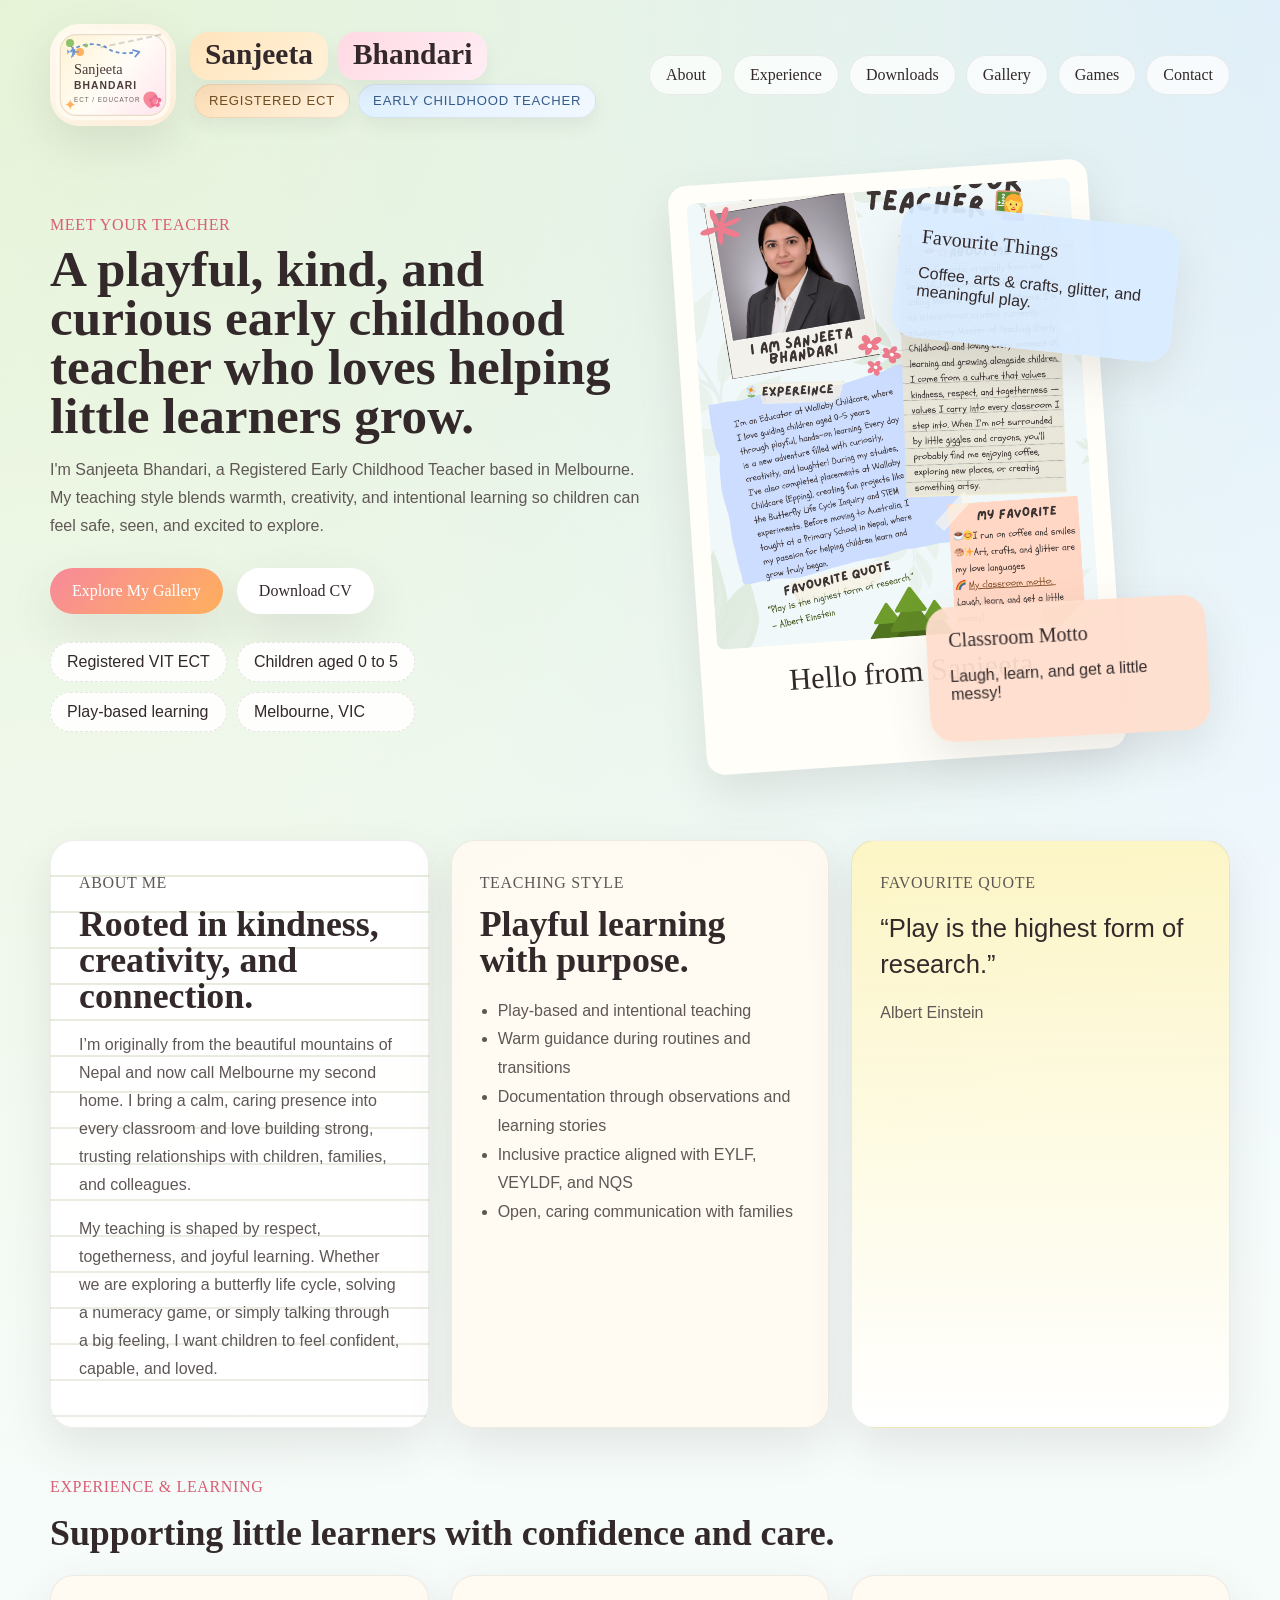
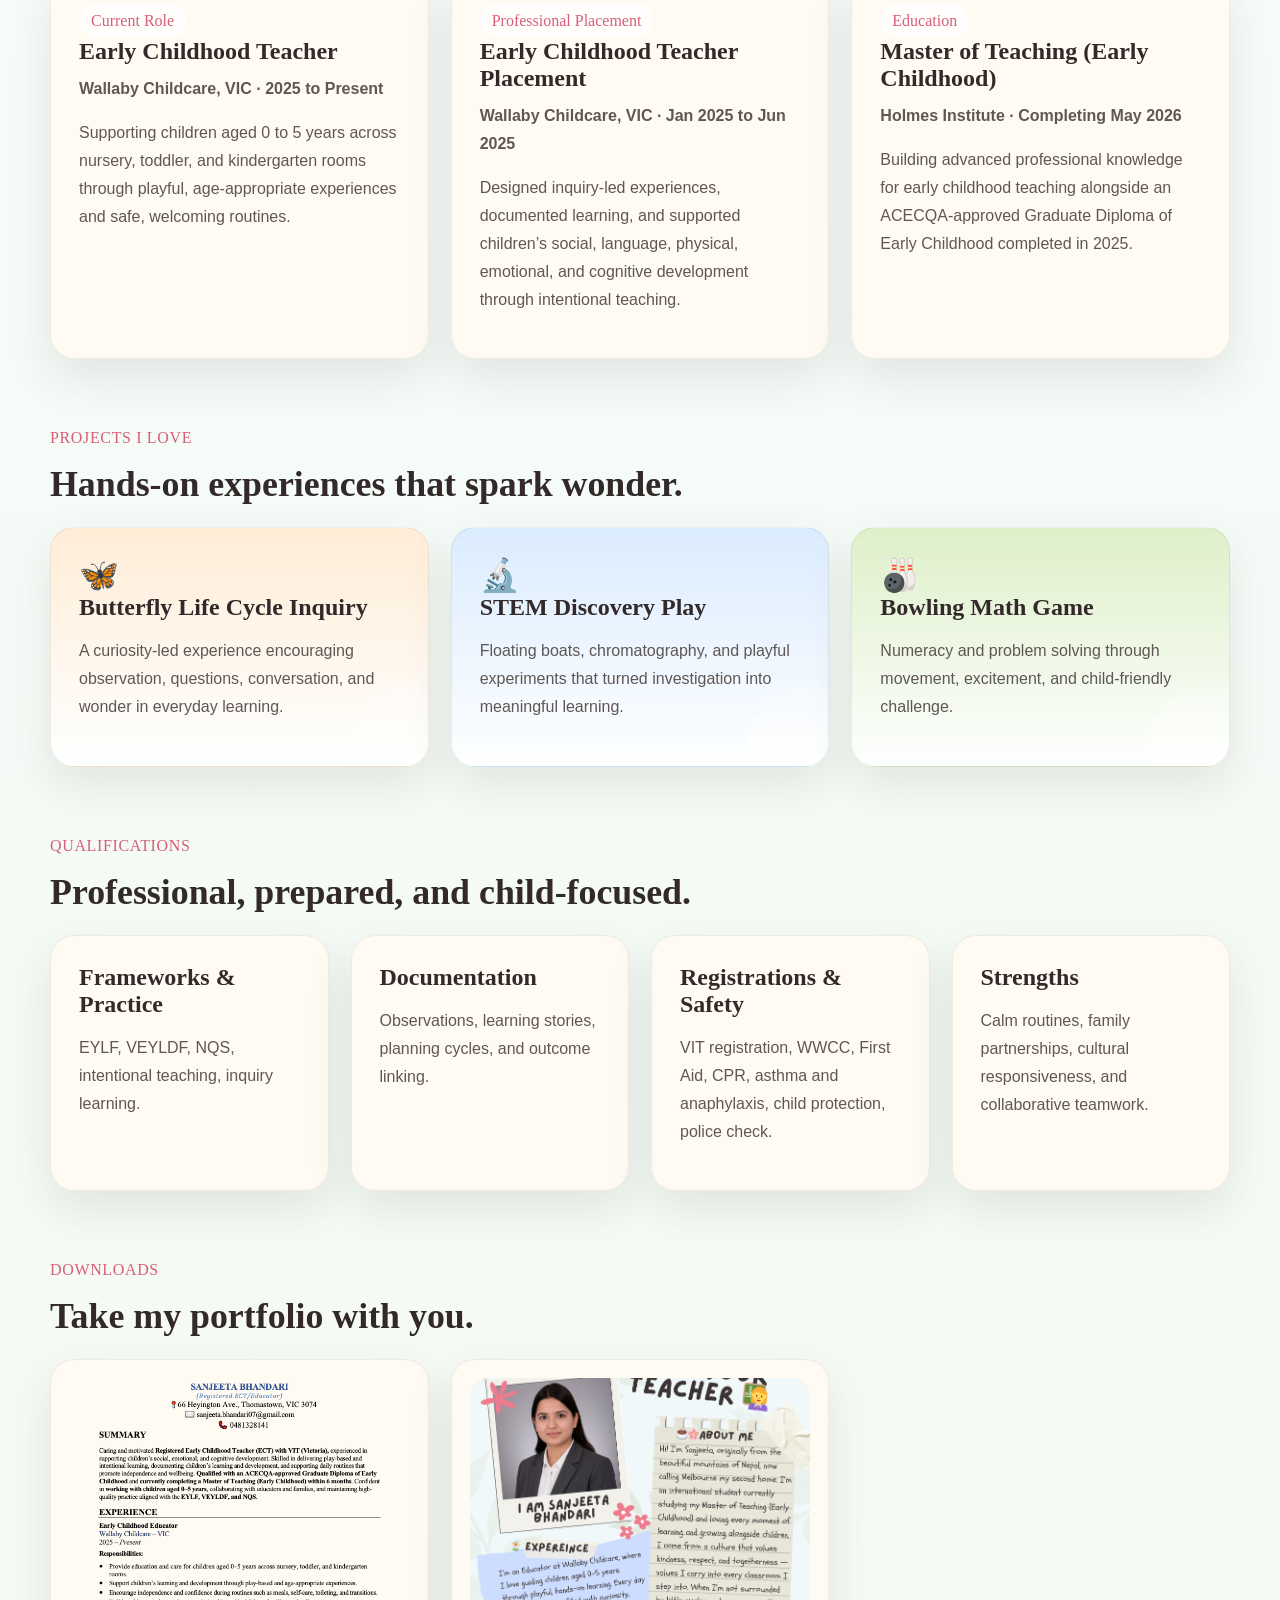
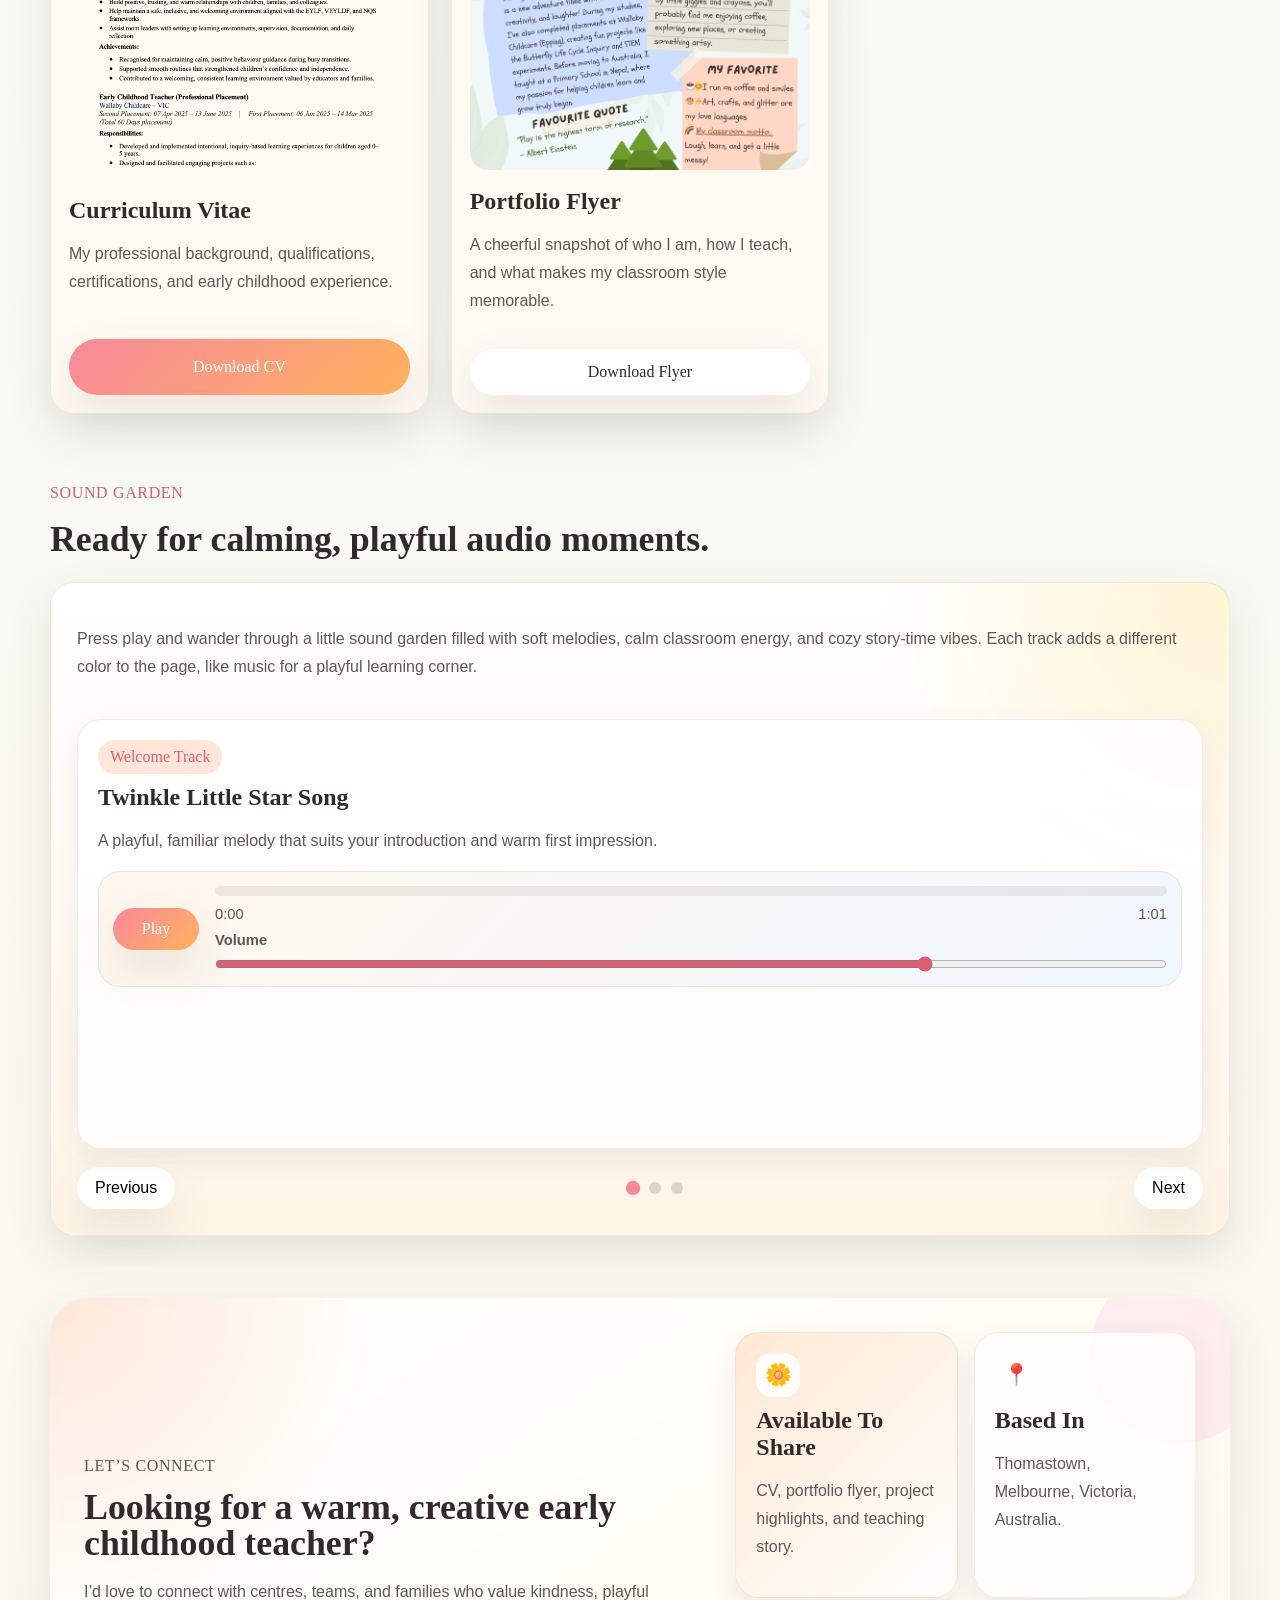
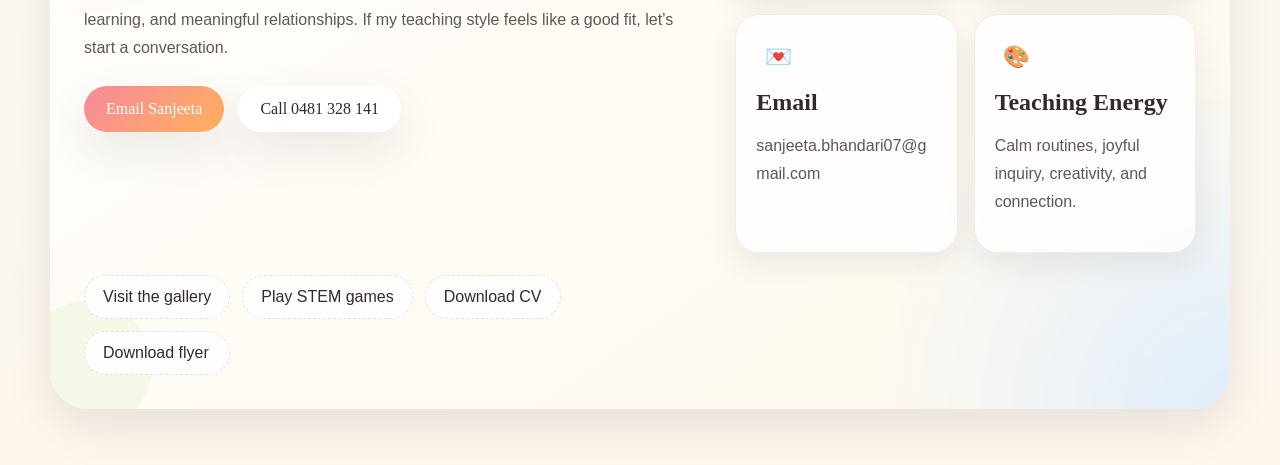
<file: index.html>
<!DOCTYPE html>
<html lang="en">
  <head>
    <meta charset="UTF-8" />
    <meta name="viewport" content="width=device-width, initial-scale=1.0" />
    <title>Sanjeeta Bhandari | Early Childhood Teacher</title>
    <meta
      name="description"
      content="Playful portfolio website for Sanjeeta Bhandari, a Registered Early Childhood Teacher and educator in Melbourne."
    />
    <link rel="stylesheet" href="styles.css" />
  </head>
  <body class="home-page">
    <div class="cursor-bloom" aria-hidden="true"></div>
    <div class="page-shell">
      <header class="site-header">
        <a class="brand" href="index.html">
          <span class="brand-playground" aria-hidden="true">
            <img
              class="brand-logo"
              src="assets/images/sanjeeta-signature-logo.svg"
              alt=""
            />
            <span class="brand-doodle sparkle">✦</span>
            <span class="brand-doodle flower">✿</span>
            <span class="brand-doodle dot dot-one"></span>
            <span class="brand-doodle dot dot-two"></span>
            <span class="brand-plane">✈</span>
          </span>
          <span class="brand-copy">
            <strong class="brand-name" aria-label="Sanjeeta Bhandari">
              <span class="name-word first">Sanjeeta</span>
              <span class="name-word second">Bhandari</span>
            </strong>
            <small class="brand-role">
              <span class="role-pill role-primary">Registered ECT</span>
              <span class="role-pill role-secondary">Early Childhood Teacher</span>
            </small>
          </span>
        </a>
        <nav class="main-nav" aria-label="Main navigation">
          <a href="#about">About</a>
          <a href="#experience">Experience</a>
          <a href="#downloads">Downloads</a>
          <a href="gallery.html">Gallery</a>
          <a href="games.html">Games</a>
          <a href="#contact">Contact</a>
        </nav>
      </header>

      <main>
        <section class="hero" data-cursor-theme="sun">
          <div class="hero-copy">
            <p class="eyebrow">Meet Your Teacher</p>
            <h1>
              A playful, kind, and curious early childhood teacher who loves
              helping little learners grow.
            </h1>
            <p class="hero-text">
              I'm Sanjeeta Bhandari, a Registered Early Childhood
              Teacher based in Melbourne. My teaching style blends
              warmth, creativity, and intentional learning so children can feel
              safe, seen, and excited to explore.
            </p>
            <div class="hero-actions">
              <a class="button button-primary" href="gallery.html"
                >Explore My Gallery</a
              >
              <a
                class="button button-secondary"
                href="assets/downloads/Sanjeeta-Bhandari-CV.pdf"
                download
                >Download CV</a
              >
            </div>
            <ul class="hero-badges" aria-label="Highlights">
              <li>Registered VIT ECT</li>
              <li>Children aged 0 to 5</li>
              <li>Play-based learning</li>
              <li>Melbourne, VIC</li>
            </ul>
          </div>

          <div class="hero-art">
            <div class="polaroid-card tilt-left">
              <img
                src="assets/images/flyer-preview.png"
                alt="Meet your teacher profile flyer for Sanjeeta Bhandari"
              />
              <span class="polaroid-caption">Hello from Sanjeeta</span>
            </div>
            <div class="floating-note note-peach">
              <p class="note-title">Classroom Motto</p>
              <p>Laugh, learn, and get a little messy!</p>
            </div>
            <div class="floating-note note-blue">
              <p class="note-title">Favourite Things</p>
              <p>Coffee, arts & crafts, glitter, and meaningful play.</p>
            </div>
          </div>
        </section>

        <section class="story-grid" id="about" data-cursor-theme="flower">
          <article class="story-card paper-card lined-card">
            <p class="section-kicker">About Me</p>
            <h2>Rooted in kindness, creativity, and connection.</h2>
            <p>
              I’m originally from the beautiful mountains of Nepal and now call
              Melbourne my second home. I bring a calm, caring presence into
              every classroom and love building strong, trusting relationships
              with children, families, and colleagues.
            </p>
            <p>
              My teaching is shaped by respect, togetherness, and joyful
              learning. Whether we are exploring a butterfly life cycle,
              solving a numeracy game, or simply talking through a big feeling,
              I want children to feel confident, capable, and loved.
            </p>
          </article>

          <article class="story-card paper-card">
            <p class="section-kicker">Teaching Style</p>
            <h2>Playful learning with purpose.</h2>
            <ul class="check-list">
              <li>Play-based and intentional teaching</li>
              <li>Warm guidance during routines and transitions</li>
              <li>Documentation through observations and learning stories</li>
              <li>Inclusive practice aligned with EYLF, VEYLDF, and NQS</li>
              <li>Open, caring communication with families</li>
            </ul>
          </article>

          <article class="story-card paper-card quote-card">
            <p class="section-kicker">Favourite Quote</p>
            <blockquote>
              “Play is the highest form of research.”
            </blockquote>
            <p>Albert Einstein</p>
          </article>
        </section>

        <section class="experience-section" id="experience" data-cursor-theme="leaf">
          <div class="section-heading">
            <p class="section-kicker">Experience & Learning</p>
            <h2>Supporting little learners with confidence and care.</h2>
          </div>

          <div class="timeline">
            <article class="timeline-card">
              <span class="timeline-tag">Current Role</span>
              <h3>Early Childhood Teacher</h3>
              <p class="timeline-meta">Wallaby Childcare, VIC · 2025 to Present</p>
              <p>
                Supporting children aged 0 to 5 years across nursery, toddler,
                and kindergarten rooms through playful, age-appropriate
                experiences and safe, welcoming routines.
              </p>
            </article>

            <article class="timeline-card">
              <span class="timeline-tag">Professional Placement</span>
              <h3>Early Childhood Teacher Placement</h3>
              <p class="timeline-meta">
                Wallaby Childcare, VIC · Jan 2025 to Jun 2025
              </p>
              <p>
                Designed inquiry-led experiences, documented learning, and
                supported children’s social, language, physical, emotional, and
                cognitive development through intentional teaching.
              </p>
            </article>

            <article class="timeline-card">
              <span class="timeline-tag">Education</span>
              <h3>Master of Teaching (Early Childhood)</h3>
              <p class="timeline-meta">Holmes Institute · Completing May 2026</p>
              <p>
                Building advanced professional knowledge for early childhood
                teaching alongside an ACECQA-approved Graduate Diploma of Early
                Childhood completed in 2025.
              </p>
            </article>
          </div>
        </section>

        <section class="projects-section" data-cursor-theme="sparkle">
          <div class="section-heading">
            <p class="section-kicker">Projects I Love</p>
            <h2>Hands-on experiences that spark wonder.</h2>
          </div>

          <div class="projects-grid">
            <article class="project-card butterfly">
              <span class="project-icon">🦋</span>
              <h3>Butterfly Life Cycle Inquiry</h3>
              <p>
                A curiosity-led experience encouraging observation, questions,
                conversation, and wonder in everyday learning.
              </p>
            </article>

            <article class="project-card stem">
              <span class="project-icon">🔬</span>
              <h3>STEM Discovery Play</h3>
              <p>
                Floating boats, chromatography, and playful experiments that
                turned investigation into meaningful learning.
              </p>
            </article>

            <article class="project-card math">
              <span class="project-icon">🎳</span>
              <h3>Bowling Math Game</h3>
              <p>
                Numeracy and problem solving through movement, excitement, and
                child-friendly challenge.
              </p>
            </article>
          </div>
        </section>

        <section class="credentials-section" data-cursor-theme="star">
          <div class="section-heading">
            <p class="section-kicker">Qualifications</p>
            <h2>Professional, prepared, and child-focused.</h2>
          </div>

          <div class="credentials-grid">
            <div class="credential-card">
              <h3>Frameworks & Practice</h3>
              <p>EYLF, VEYLDF, NQS, intentional teaching, inquiry learning.</p>
            </div>
            <div class="credential-card">
              <h3>Documentation</h3>
              <p>
                Observations, learning stories, planning cycles, and outcome
                linking.
              </p>
            </div>
            <div class="credential-card">
              <h3>Registrations & Safety</h3>
              <p>
                VIT registration, WWCC, First Aid, CPR, asthma and anaphylaxis,
                child protection, police check.
              </p>
            </div>
            <div class="credential-card">
              <h3>Strengths</h3>
              <p>
                Calm routines, family partnerships, cultural responsiveness,
                and collaborative teamwork.
              </p>
            </div>
          </div>
        </section>

        <section class="downloads-section" id="downloads" data-cursor-theme="heart">
          <div class="section-heading">
            <p class="section-kicker">Downloads</p>
            <h2>Take my portfolio with you.</h2>
          </div>

          <div class="download-cards">
            <article class="download-card">
              <img
                src="assets/images/cv-preview-page1.png"
                alt="Preview of Sanjeeta Bhandari CV"
              />
              <div>
                <h3>Curriculum Vitae</h3>
                <p>
                  My professional background, qualifications, certifications,
                  and early childhood experience.
                </p>
              </div>
              <a
                class="button button-primary"
                href="assets/downloads/Sanjeeta-Bhandari-CV.pdf"
                download
                >Download CV</a
              >
            </article>

            <article class="download-card">
              <img
                src="assets/images/flyer-preview.png"
                alt="Preview of Sanjeeta Bhandari portfolio flyer"
              />
              <div>
                <h3>Portfolio Flyer</h3>
                <p>
                  A cheerful snapshot of who I am, how I teach, and what makes
                  my classroom style memorable.
                </p>
              </div>
              <a
                class="button button-secondary"
                href="assets/downloads/Sanjeeta-Bhandari-Portfolio-Flyer.png"
                download
                >Download Flyer</a
              >
            </article>
          </div>
        </section>

        <section class="audio-section" id="audio" data-cursor-theme="music">
          <div class="section-heading">
            <p class="section-kicker">Sound Garden</p>
            <h2>Ready for calming, playful audio moments.</h2>
          </div>
          <div class="audio-panel">
            <p>
              Press play and wander through a little sound garden filled with
              soft melodies, calm classroom energy, and cozy story-time vibes.
              Each track adds a different color to the page, like music for a
              playful learning corner.
            </p>
            <div class="audio-carousel" data-audio-slider>
              <div class="audio-library audio-slider-track">
              <article class="audio-card" data-audio-card>
                <div class="audio-card-top">
                  <span class="audio-pill">Welcome Track</span>
                  <h3>Twinkle Little Star Song</h3>
                  <p>
                    A playful, familiar melody that suits your introduction and
                    warm first impression.
                  </p>
                </div>
                <div class="audio-player" data-audio-player>
                  <button class="audio-toggle" type="button" data-audio-toggle aria-label="Play Twinkle Little Star Song">
                    Play
                  </button>
                  <div class="audio-meta">
                    <div class="audio-progress" aria-hidden="true">
                      <span class="audio-progress-bar" data-audio-progress></span>
                    </div>
                    <div class="audio-times">
                      <span data-audio-current>0:00</span>
                      <span data-audio-duration>0:00</span>
                    </div>
                    <label class="audio-volume">
                      <span>Volume</span>
                      <input
                        type="range"
                        min="0"
                        max="1"
                        step="0.05"
                        value="0.75"
                        data-audio-volume
                        aria-label="Adjust volume for Twinkle Little Star Song"
                      />
                    </label>
                  </div>
                </div>
                <audio preload="metadata" data-audio-element>
                  <source src="assets/audio/twinkle-little-star-song.mp3" type="audio/mpeg" />
                </audio>
              </article>

              <article class="audio-card" data-audio-card>
                <div class="audio-card-top">
                  <span class="audio-pill">Forest Mood</span>
                  <h3>Relaxing Nature Sound Mountain Creek Loop</h3>
                  <p>
                    Flowing water and gentle forest atmosphere for a peaceful,
                    nature-filled background while visitors wander through your
                    story.
                  </p>
                </div>
                <div class="audio-player" data-audio-player>
                  <button class="audio-toggle" type="button" data-audio-toggle aria-label="Play Relaxing Nature Sound Mountain Creek Loop">
                    Play
                  </button>
                  <div class="audio-meta">
                    <div class="audio-progress" aria-hidden="true">
                      <span class="audio-progress-bar" data-audio-progress></span>
                    </div>
                    <div class="audio-times">
                      <span data-audio-current>0:00</span>
                      <span data-audio-duration>0:00</span>
                    </div>
                    <label class="audio-volume">
                      <span>Volume</span>
                      <input
                        type="range"
                        min="0"
                        max="1"
                        step="0.05"
                        value="0.75"
                        data-audio-volume
                        aria-label="Adjust volume for Relaxing Nature Sound Mountain Creek Loop"
                      />
                    </label>
                  </div>
                </div>
                <audio preload="metadata" data-audio-element>
                  <source src="assets/audio/relaxing-nature-sound-mountain-creek-loop.mp3" type="audio/mpeg" />
                </audio>
              </article>

              <article class="audio-card" data-audio-card>
                <div class="audio-card-top">
                  <span class="audio-pill">Playground Joy</span>
                  <h3>Children Playing, Distant Playground Ambience</h3>
                  <p>
                    Gentle playground laughter and distant play sounds that add
                    a child-centred, lively warmth without overpowering the page.
                  </p>
                </div>
                <div class="audio-player" data-audio-player>
                  <button
                    class="audio-toggle"
                    type="button"
                    data-audio-toggle
                    aria-label="Play Children Playing, Distant Playground Ambience"
                  >
                    Play
                  </button>
                  <div class="audio-meta">
                    <div class="audio-progress" aria-hidden="true">
                      <span class="audio-progress-bar" data-audio-progress></span>
                    </div>
                    <div class="audio-times">
                      <span data-audio-current>0:00</span>
                      <span data-audio-duration>0:00</span>
                    </div>
                    <label class="audio-volume">
                      <span>Volume</span>
                      <input
                        type="range"
                        min="0"
                        max="1"
                        step="0.05"
                        value="0.75"
                        data-audio-volume
                        aria-label="Adjust volume for Children Playing, Distant Playground Ambience"
                      />
                    </label>
                  </div>
                </div>
                <audio
                  preload="metadata"
                  data-audio-element
                >
                  <source src="assets/audio/children-play-ambience.mp3" type="audio/mpeg" />
                </audio>
              </article>
              </div>
              <div class="audio-slider-controls">
                <button class="slider-button" type="button" data-audio-prev>Previous</button>
                <div class="slider-dots" data-audio-dots></div>
                <button class="slider-button" type="button" data-audio-next>Next</button>
              </div>
            </div>

          </div>
        </section>
      </main>

      <footer class="site-footer" id="contact" data-cursor-theme="rainbow">
        <div class="contact-showcase">
          <div class="contact-copy">
            <p class="section-kicker">Let’s Connect</p>
            <h2>Looking for a warm, creative early childhood teacher?</h2>
            <p>
              I’d love to connect with centres, teams, and families who value
              kindness, playful learning, and meaningful relationships. If my
              teaching style feels like a good fit, let’s start a conversation.
            </p>
            <div class="contact-actions">
              <a class="button button-primary" href="mailto:sanjeeta.bhandari07@gmail.com">
                Email Sanjeeta
              </a>
              <a class="button button-secondary" href="tel:+61481328141">
                Call 0481 328 141
              </a>
            </div>
          </div>

          <div class="contact-cards">
            <article class="contact-card highlight-card">
              <span class="contact-emoji">🌼</span>
              <h3>Available To Share</h3>
              <p>CV, portfolio flyer, project highlights, and teaching story.</p>
            </article>

            <article class="contact-card">
              <span class="contact-emoji">📍</span>
              <h3>Based In</h3>
              <p>Thomastown, Melbourne, Victoria, Australia.</p>
            </article>

            <article class="contact-card">
              <span class="contact-emoji">💌</span>
              <h3>Email</h3>
              <p>
                <a href="mailto:sanjeeta.bhandari07@gmail.com">
                  sanjeeta.bhandari07@gmail.com
                </a>
              </p>
            </article>

            <article class="contact-card">
              <span class="contact-emoji">🎨</span>
              <h3>Teaching Energy</h3>
              <p>Calm routines, joyful inquiry, creativity, and connection.</p>
            </article>
          </div>
        </div>

        <div class="footer-links">
          <a href="gallery.html">Visit the gallery</a>
          <a href="games.html">Play STEM games</a>
          <a href="assets/downloads/Sanjeeta-Bhandari-CV.pdf" download>Download CV</a>
          <a href="assets/downloads/Sanjeeta-Bhandari-Portfolio-Flyer.png" download>Download flyer</a>
        </div>
      </footer>
    </div>

    <script src="script.js"></script>
  </body>
</html>
</file>
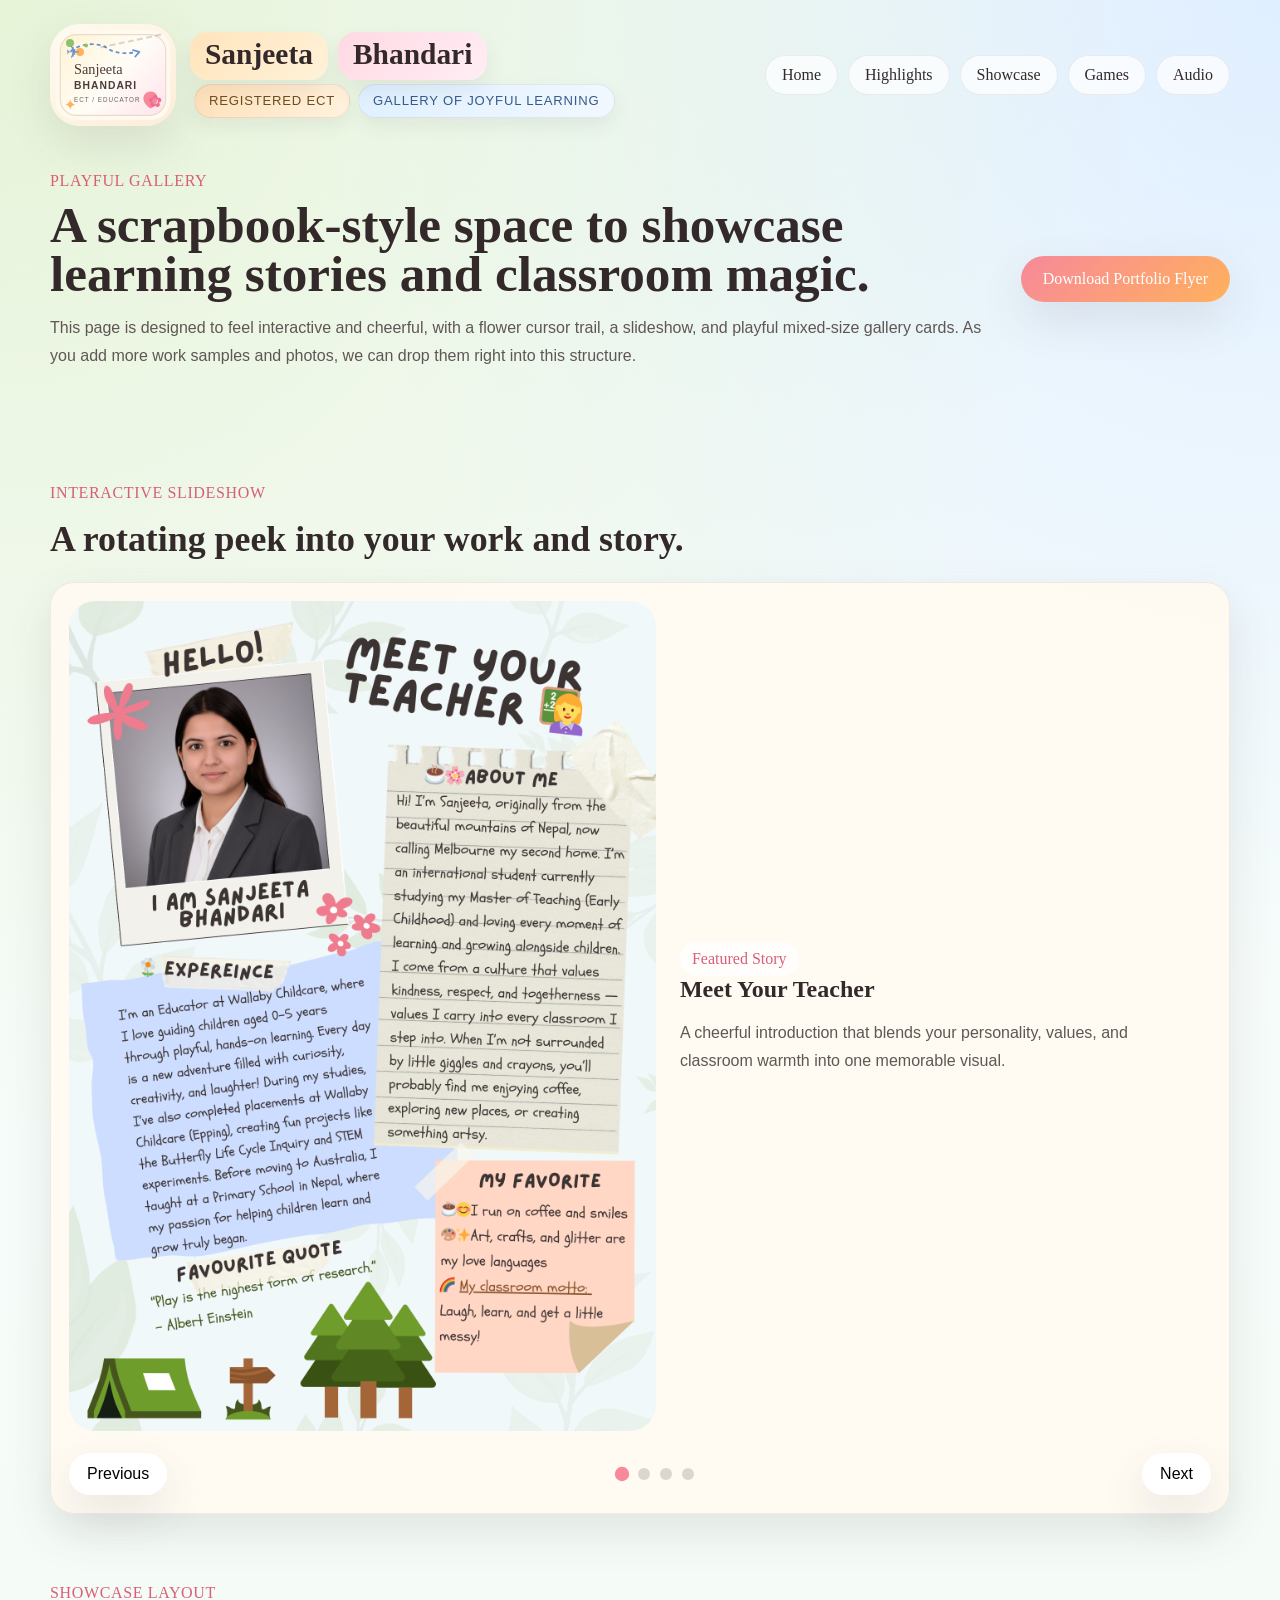
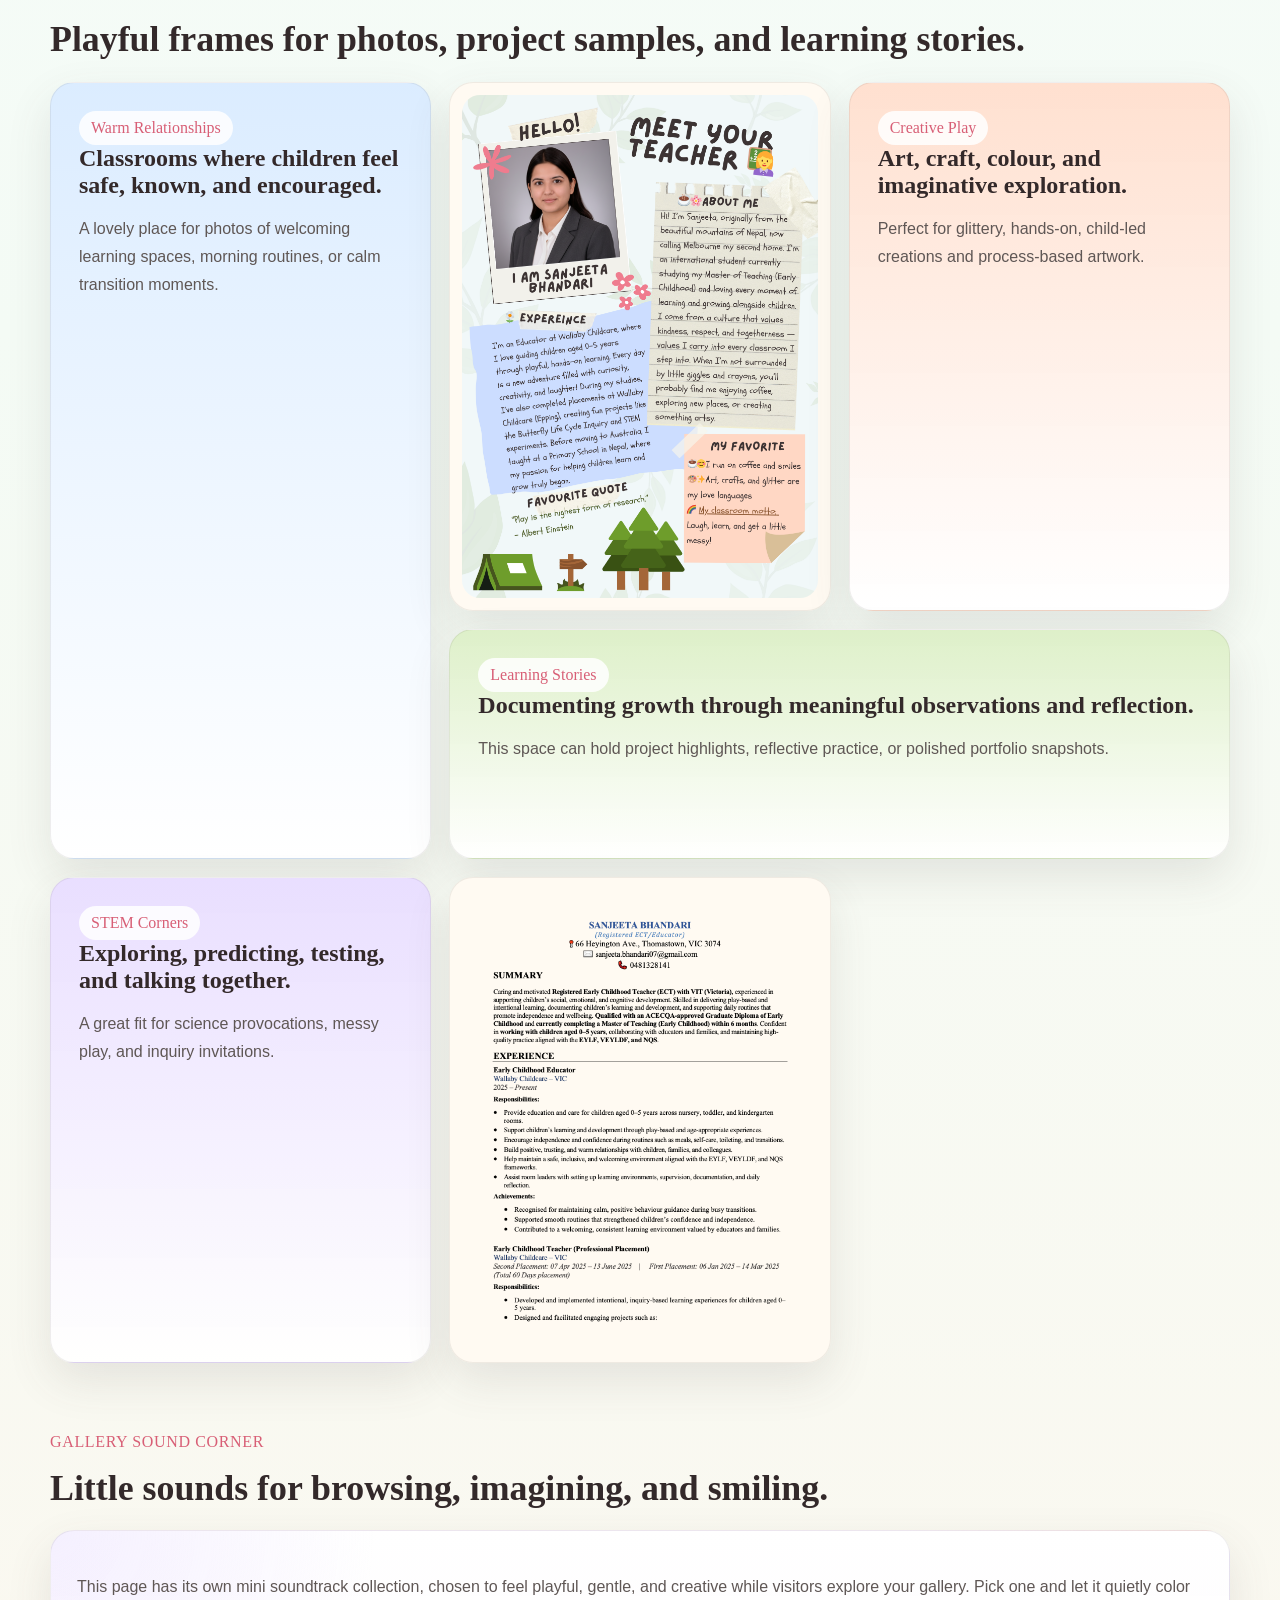
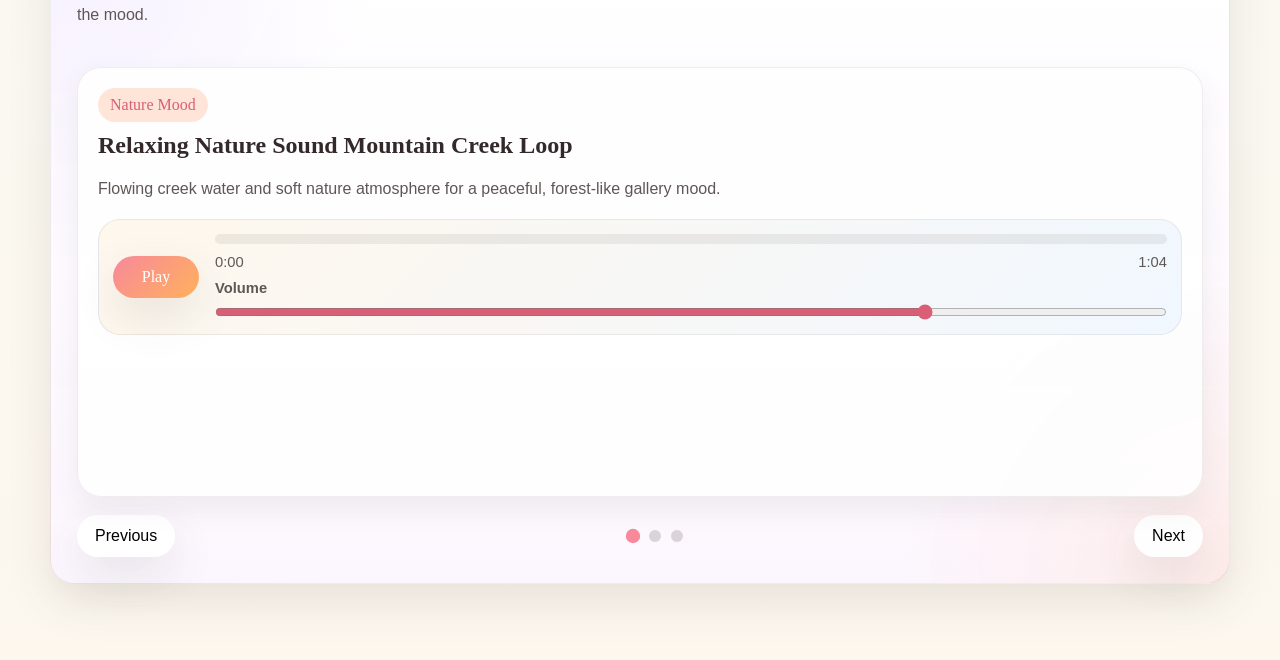
<file: gallery.html>
<!DOCTYPE html>
<html lang="en">
  <head>
    <meta charset="UTF-8" />
    <meta name="viewport" content="width=device-width, initial-scale=1.0" />
    <title>Sanjeeta Bhandari | Playful Gallery</title>
    <meta
      name="description"
      content="Interactive gallery page for Sanjeeta Bhandari featuring playful classroom-inspired layouts and showcase sections."
    />
    <link rel="stylesheet" href="styles.css" />
  </head>
  <body class="gallery-page">
    <div class="cursor-flower" aria-hidden="true"></div>
    <div class="page-shell">
      <header class="site-header">
        <a class="brand" href="index.html">
          <span class="brand-playground" aria-hidden="true">
            <img
              class="brand-logo"
              src="assets/images/sanjeeta-signature-logo.svg"
              alt=""
            />
            <span class="brand-doodle sparkle">✦</span>
            <span class="brand-doodle flower">✿</span>
            <span class="brand-doodle dot dot-one"></span>
            <span class="brand-doodle dot dot-two"></span>
            <span class="brand-plane">✈</span>
          </span>
          <span class="brand-copy">
            <strong class="brand-name" aria-label="Sanjeeta Bhandari">
              <span class="name-word first">Sanjeeta</span>
              <span class="name-word second">Bhandari</span>
            </strong>
            <small class="brand-role">
              <span class="role-pill role-primary">Registered ECT</span>
              <span class="role-pill role-secondary">Gallery of joyful learning</span>
            </small>
          </span>
        </a>
        <nav class="main-nav" aria-label="Main navigation">
          <a href="index.html">Home</a>
          <a href="#slider">Highlights</a>
          <a href="#layouts">Showcase</a>
          <a href="games.html">Games</a>
          <a href="#future-audio">Audio</a>
        </nav>
      </header>

      <main>
        <section class="gallery-hero">
          <div>
            <p class="eyebrow">Playful Gallery</p>
            <h1>A scrapbook-style space to showcase learning stories and classroom magic.</h1>
            <p class="hero-text">
              This page is designed to feel interactive and cheerful, with a
              flower cursor trail, a slideshow, and playful mixed-size gallery
              cards. As you add more work samples and photos, we can drop them
              right into this structure.
            </p>
          </div>
          <a class="button button-primary" href="assets/downloads/Sanjeeta-Bhandari-Portfolio-Flyer.png" download>
            Download Portfolio Flyer
          </a>
        </section>

        <section class="slider-section" id="slider">
          <div class="section-heading">
            <p class="section-kicker">Interactive Slideshow</p>
            <h2>A rotating peek into your work and story.</h2>
          </div>

          <div class="slider" data-slider>
            <div class="slides">
              <article class="slide is-active">
                <div class="slide-image-frame">
                  <img
                    src="assets/images/flyer-preview.png"
                    alt="Sanjeeta Bhandari meet your teacher flyer"
                  />
                </div>
                <div class="slide-copy">
                  <span class="slide-sticker">Featured Story</span>
                  <h3>Meet Your Teacher</h3>
                  <p>
                    A cheerful introduction that blends your personality,
                    values, and classroom warmth into one memorable visual.
                  </p>
                </div>
              </article>

              <article class="slide">
                <div class="slide-art butterfly-art">
                  <span>🦋</span>
                  <span>🌼</span>
                  <span>🔍</span>
                </div>
                <div class="slide-copy">
                  <span class="slide-sticker">Inquiry Project</span>
                  <h3>Butterfly Life Cycle</h3>
                  <p>
                    A project built around observation, curiosity, and wonder,
                    with children asking questions and noticing change.
                  </p>
                </div>
              </article>

              <article class="slide">
                <div class="slide-art stem-art">
                  <span>🧪</span>
                  <span>🚤</span>
                  <span>🎨</span>
                </div>
                <div class="slide-copy">
                  <span class="slide-sticker">STEM Play</span>
                  <h3>Experiments and Discovery</h3>
                  <p>
                    Floating boats and chromatography turned hands-on play into
                    meaningful investigation and conversation.
                  </p>
                </div>
              </article>

              <article class="slide">
                <div class="slide-art math-art">
                  <span>🎳</span>
                  <span>🔢</span>
                  <span>⭐</span>
                </div>
                <div class="slide-copy">
                  <span class="slide-sticker">Numeracy Fun</span>
                  <h3>Bowling Math Game</h3>
                  <p>
                    Active, playful numeracy experiences that support counting,
                    turn-taking, confidence, and problem solving.
                  </p>
                </div>
              </article>
            </div>

            <div class="slider-controls">
              <button class="slider-button" type="button" data-slider-prev>
                Previous
              </button>
              <div class="slider-dots" data-slider-dots></div>
              <button class="slider-button" type="button" data-slider-next>
                Next
              </button>
            </div>
          </div>
        </section>

        <section class="gallery-layouts" id="layouts">
          <div class="section-heading">
            <p class="section-kicker">Showcase Layout</p>
            <h2>Playful frames for photos, project samples, and learning stories.</h2>
          </div>

          <div class="mosaic-grid">
            <article class="mosaic-card tall sky">
              <span class="mosaic-label">Warm Relationships</span>
              <h3>Classrooms where children feel safe, known, and encouraged.</h3>
              <p>
                A lovely place for photos of welcoming learning spaces,
                morning routines, or calm transition moments.
              </p>
            </article>

            <article class="mosaic-card image-card">
              <img
                src="assets/images/flyer-preview.png"
                alt="Portfolio flyer preview"
              />
            </article>

            <article class="mosaic-card peach">
              <span class="mosaic-label">Creative Play</span>
              <h3>Art, craft, colour, and imaginative exploration.</h3>
              <p>
                Perfect for glittery, hands-on, child-led creations and
                process-based artwork.
              </p>
            </article>

            <article class="mosaic-card green wide">
              <span class="mosaic-label">Learning Stories</span>
              <h3>Documenting growth through meaningful observations and reflection.</h3>
              <p>
                This space can hold project highlights, reflective practice, or
                polished portfolio snapshots.
              </p>
            </article>

            <article class="mosaic-card lavender">
              <span class="mosaic-label">STEM Corners</span>
              <h3>Exploring, predicting, testing, and talking together.</h3>
              <p>
                A great fit for science provocations, messy play, and inquiry
                invitations.
              </p>
            </article>

            <article class="mosaic-card image-card">
              <img
                src="assets/images/cv-preview-page1.png"
                alt="Preview of the first page of Sanjeeta's CV"
              />
            </article>
          </div>
        </section>

        <section class="future-audio" id="future-audio">
          <div class="section-heading">
            <p class="section-kicker">Gallery Sound Corner</p>
            <h2>Little sounds for browsing, imagining, and smiling.</h2>
          </div>
          <div class="audio-panel gallery-audio-panel">
            <p>
              This page has its own mini soundtrack collection, chosen to feel
              playful, gentle, and creative while visitors explore your gallery.
              Pick one and let it quietly color the mood.
            </p>

            <div class="audio-carousel" data-audio-slider>
              <div class="audio-library audio-slider-track">
              <article class="audio-card" data-audio-card>
                <div class="audio-card-top">
                  <span class="audio-pill">Nature Mood</span>
                  <h3>Relaxing Nature Sound Mountain Creek Loop</h3>
                  <p>
                    Flowing creek water and soft nature atmosphere for a
                    peaceful, forest-like gallery mood.
                  </p>
                </div>
                <div class="audio-player" data-audio-player>
                  <button
                    class="audio-toggle"
                    type="button"
                    data-audio-toggle
                    aria-label="Play Relaxing Nature Sound Mountain Creek Loop"
                  >
                    Play
                  </button>
                  <div class="audio-meta">
                    <div class="audio-progress" aria-hidden="true">
                      <span class="audio-progress-bar" data-audio-progress></span>
                    </div>
                    <div class="audio-times">
                      <span data-audio-current>0:00</span>
                      <span data-audio-duration>0:00</span>
                    </div>
                    <label class="audio-volume">
                      <span>Volume</span>
                      <input
                        type="range"
                        min="0"
                        max="1"
                        step="0.05"
                        value="0.75"
                        data-audio-volume
                        aria-label="Adjust volume for Relaxing Nature Sound Mountain Creek Loop"
                      />
                    </label>
                  </div>
                </div>
                <audio preload="metadata" data-audio-element>
                  <source src="assets/audio/relaxing-nature-sound-mountain-creek-loop.mp3" type="audio/mpeg" />
                </audio>
              </article>

              <article class="audio-card" data-audio-card>
                <div class="audio-card-top">
                  <span class="audio-pill">Playground Joy</span>
                  <h3>Children Playing, Distant Playground Ambience</h3>
                  <p>
                    Soft playground energy that keeps the gallery child-centred,
                    light, and full of cheerful atmosphere.
                  </p>
                </div>
                <div class="audio-player" data-audio-player>
                  <button
                    class="audio-toggle"
                    type="button"
                    data-audio-toggle
                    aria-label="Play Children Playing, Distant Playground Ambience"
                  >
                    Play
                  </button>
                  <div class="audio-meta">
                    <div class="audio-progress" aria-hidden="true">
                      <span class="audio-progress-bar" data-audio-progress></span>
                    </div>
                    <div class="audio-times">
                      <span data-audio-current>0:00</span>
                      <span data-audio-duration>0:00</span>
                    </div>
                    <label class="audio-volume">
                      <span>Volume</span>
                      <input
                        type="range"
                        min="0"
                        max="1"
                        step="0.05"
                        value="0.75"
                        data-audio-volume
                        aria-label="Adjust volume for Children Playing, Distant Playground Ambience"
                      />
                    </label>
                  </div>
                </div>
                <audio preload="metadata" data-audio-element>
                  <source src="assets/audio/children-play-ambience.mp3" type="audio/mpeg" />
                </audio>
              </article>

              <article class="audio-card" data-audio-card>
                <div class="audio-card-top">
                  <span class="audio-pill">Playful Spark</span>
                  <h3>Twinkle Little Star Song</h3>
                  <p>
                    Soft, sweet, and familiar. Perfect for adding a cozy, child-friendly sparkle.
                  </p>
                </div>
                <div class="audio-player" data-audio-player>
                  <button
                    class="audio-toggle"
                    type="button"
                    data-audio-toggle
                    aria-label="Play Twinkle Little Star Song"
                  >
                    Play
                  </button>
                  <div class="audio-meta">
                    <div class="audio-progress" aria-hidden="true">
                      <span class="audio-progress-bar" data-audio-progress></span>
                    </div>
                    <div class="audio-times">
                      <span data-audio-current>0:00</span>
                      <span data-audio-duration>0:00</span>
                    </div>
                    <label class="audio-volume">
                      <span>Volume</span>
                      <input
                        type="range"
                        min="0"
                        max="1"
                        step="0.05"
                        value="0.75"
                        data-audio-volume
                        aria-label="Adjust volume for Twinkle Little Star Song"
                      />
                    </label>
                  </div>
                </div>
                <audio preload="metadata" data-audio-element>
                  <source src="assets/audio/twinkle-little-star-song.mp3" type="audio/mpeg" />
                </audio>
              </article>
              </div>
              <div class="audio-slider-controls">
                <button class="slider-button" type="button" data-audio-prev>Previous</button>
                <div class="slider-dots" data-audio-dots></div>
                <button class="slider-button" type="button" data-audio-next>Next</button>
              </div>
            </div>

          </div>
        </section>
      </main>
    </div>

    <script src="script.js"></script>
  </body>
</html>
</file>
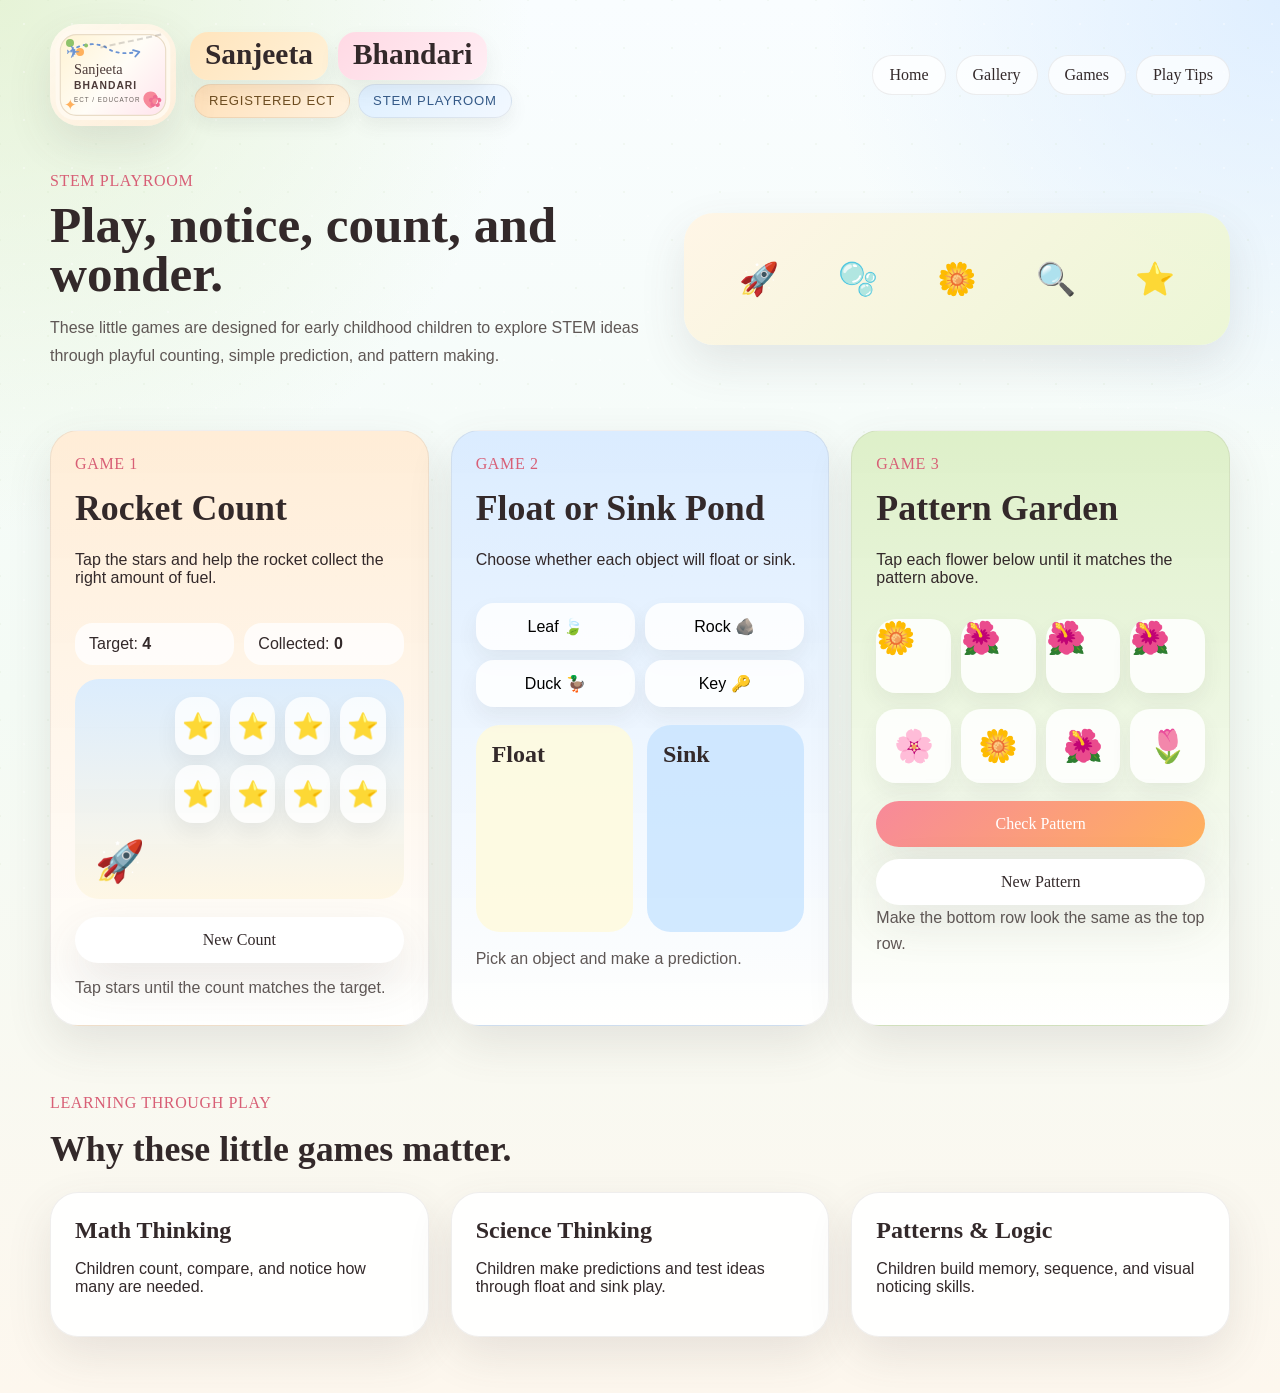
<file: games.html>
<!DOCTYPE html>
<html lang="en">
  <head>
    <meta charset="UTF-8" />
    <meta name="viewport" content="width=device-width, initial-scale=1.0" />
    <title>Sanjeeta Bhandari | STEM Playroom</title>
    <meta
      name="description"
      content="Playful early childhood STEM games designed for counting, predicting, and pattern making."
    />
    <link rel="stylesheet" href="styles.css" />
  </head>
  <body class="games-page">
    <div class="page-shell">
      <header class="site-header">
        <a class="brand" href="index.html">
          <span class="brand-playground" aria-hidden="true">
            <img
              class="brand-logo"
              src="assets/images/sanjeeta-signature-logo.svg"
              alt=""
            />
            <span class="brand-doodle sparkle">✦</span>
            <span class="brand-doodle flower">✿</span>
            <span class="brand-doodle dot dot-one"></span>
            <span class="brand-doodle dot dot-two"></span>
            <span class="brand-plane">✈</span>
          </span>
          <span class="brand-copy">
            <strong class="brand-name" aria-label="Sanjeeta Bhandari">
              <span class="name-word first">Sanjeeta</span>
              <span class="name-word second">Bhandari</span>
            </strong>
            <small class="brand-role">
              <span class="role-pill role-primary">Registered ECT</span>
              <span class="role-pill role-secondary">STEM Playroom</span>
            </small>
          </span>
        </a>
        <nav class="main-nav" aria-label="Main navigation">
          <a href="index.html">Home</a>
          <a href="gallery.html">Gallery</a>
          <a href="#games">Games</a>
          <a href="#play-tips">Play Tips</a>
        </nav>
      </header>

      <main>
        <section class="games-hero">
          <div>
            <p class="eyebrow">STEM Playroom</p>
            <h1>Play, notice, count, and wonder.</h1>
            <p class="hero-text">
              These little games are designed for early childhood children to
              explore STEM ideas through playful counting, simple prediction,
              and pattern making.
            </p>
          </div>
          <div class="games-hero-art" aria-hidden="true">
            <span>🚀</span>
            <span>🫧</span>
            <span>🌼</span>
            <span>🔍</span>
            <span>⭐</span>
          </div>
        </section>

        <section class="games-grid" id="games">
          <article class="game-card count-game" data-game="rocket">
            <div class="game-heading">
              <p class="section-kicker">Game 1</p>
              <h2>Rocket Count</h2>
              <p>Tap the stars and help the rocket collect the right amount of fuel.</p>
            </div>
            <div class="rocket-status">
              <div>Target: <strong data-rocket-target>5</strong></div>
              <div>Collected: <strong data-rocket-count>0</strong></div>
            </div>
            <div class="rocket-playground">
              <div class="rocket" data-rocket>🚀</div>
              <div class="star-bank" data-star-bank></div>
            </div>
            <div class="game-actions">
              <button class="button button-secondary" type="button" data-rocket-reset>
                New Count
              </button>
              <p class="game-message" data-rocket-message>
                Tap stars until the count matches the target.
              </p>
            </div>
          </article>

          <article class="game-card sink-game" data-game="sink">
            <div class="game-heading">
              <p class="section-kicker">Game 2</p>
              <h2>Float or Sink Pond</h2>
              <p>Choose whether each object will float or sink.</p>
            </div>
            <div class="pond-items" data-pond-items>
              <button class="pond-item" data-answer="float">Leaf 🍃</button>
              <button class="pond-item" data-answer="sink">Rock 🪨</button>
              <button class="pond-item" data-answer="float">Duck 🦆</button>
              <button class="pond-item" data-answer="sink">Key 🔑</button>
            </div>
            <div class="pond-columns">
              <div class="pond-column float">
                <h3>Float</h3>
                <div class="pond-dropzone" data-float-zone></div>
              </div>
              <div class="pond-column sink">
                <h3>Sink</h3>
                <div class="pond-dropzone" data-sink-zone></div>
              </div>
            </div>
            <p class="game-message" data-pond-message>
              Pick an object and make a prediction.
            </p>
          </article>

          <article class="game-card pattern-game" data-game="pattern">
            <div class="game-heading">
              <p class="section-kicker">Game 3</p>
              <h2>Pattern Garden</h2>
              <p>Tap each flower below until it matches the pattern above.</p>
            </div>
            <div class="pattern-row target" data-pattern-target></div>
            <div class="pattern-row answer" data-pattern-answer></div>
            <div class="game-actions">
              <button class="button button-primary" type="button" data-pattern-check>
                Check Pattern
              </button>
              <button class="button button-secondary" type="button" data-pattern-reset>
                New Pattern
              </button>
            </div>
            <p class="game-message" data-pattern-message>
              Make the bottom row look the same as the top row.
            </p>
          </article>
        </section>

        <section class="play-tips" id="play-tips">
          <div class="section-heading">
            <p class="section-kicker">Learning Through Play</p>
            <h2>Why these little games matter.</h2>
          </div>
          <div class="tips-grid">
            <article class="tip-card">
              <h3>Math Thinking</h3>
              <p>Children count, compare, and notice how many are needed.</p>
            </article>
            <article class="tip-card">
              <h3>Science Thinking</h3>
              <p>Children make predictions and test ideas through float and sink play.</p>
            </article>
            <article class="tip-card">
              <h3>Patterns & Logic</h3>
              <p>Children build memory, sequence, and visual noticing skills.</p>
            </article>
          </div>
        </section>
      </main>
    </div>

    <script src="script.js"></script>
  </body>
</html>
</file>
<file: styles.css>
:root {
  --bg: #f5fbf6;
  --bg-soft: #eef7ff;
  --paper: rgba(255, 250, 242, 0.94);
  --paper-strong: #fff9ef;
  --ink: #33292a;
  --ink-soft: #5f5755;
  --rose: #f7899a;
  --rose-dark: #d85f76;
  --peach: #ffd7c2;
  --sky: #d9ebff;
  --mint: #dcefc6;
  --sun: #ffe49a;
  --lavender: #e8ddff;
  --green: #7da846;
  --shadow: 0 18px 45px rgba(79, 78, 73, 0.12);
  --radius-xl: 32px;
  --radius-lg: 24px;
  --radius-md: 18px;
  --max-width: 1180px;
}

* {
  box-sizing: border-box;
}

html {
  scroll-behavior: smooth;
}

body {
  margin: 0;
  color: var(--ink);
  background:
    radial-gradient(circle at top left, rgba(222, 239, 198, 0.7), transparent 28%),
    radial-gradient(circle at top right, rgba(217, 235, 255, 0.8), transparent 24%),
    linear-gradient(180deg, #f9fdff 0%, #f4fbf5 50%, #fdf7ee 100%);
  font-family: "Avenir Next", "Trebuchet MS", "Gill Sans", sans-serif;
}

body::before {
  content: "";
  position: fixed;
  inset: 0;
  background-image:
    radial-gradient(rgba(255, 255, 255, 0.65) 1px, transparent 1px),
    radial-gradient(rgba(199, 224, 185, 0.26) 1px, transparent 1px);
  background-position: 0 0, 24px 24px;
  background-size: 48px 48px;
  pointer-events: none;
  opacity: 0.55;
}

img {
  display: block;
  width: 100%;
}

a {
  color: inherit;
  text-decoration: none;
}

button,
.button {
  font: inherit;
}

.page-shell {
  position: relative;
  width: min(var(--max-width), calc(100% - 32px));
  margin: 0 auto;
  padding-bottom: 56px;
  z-index: 1;
}

.site-header {
  display: flex;
  align-items: center;
  justify-content: space-between;
  gap: 24px;
  padding: 24px 0 12px;
}

.brand {
  display: inline-flex;
  align-items: center;
  gap: 14px;
}

.brand-playground {
  position: relative;
  display: block;
  width: 126px;
  height: 102px;
  border-radius: 30px;
  background: linear-gradient(145deg, rgba(255, 250, 240, 0.95), rgba(255, 236, 216, 0.9));
  box-shadow: var(--shadow);
  overflow: hidden;
}

.brand-playground::after {
  content: "";
  position: absolute;
  inset: 16px 14px auto auto;
  width: 62px;
  height: 2px;
  border-top: 2px dashed rgba(95, 87, 85, 0.24);
  transform: rotate(-12deg);
}

.brand-logo {
  width: 100%;
  height: 100%;
  object-fit: cover;
}

.brand-copy {
  display: grid;
  gap: 4px;
}

.brand-name {
  display: inline-flex;
  flex-wrap: wrap;
  align-items: center;
  gap: 10px;
  max-width: 420px;
  font-size: clamp(1.55rem, 2.3vw, 2.3rem);
  line-height: 1;
}

.name-word {
  position: relative;
  display: inline-block;
  padding: 8px 15px 10px;
  border-radius: 18px;
  box-shadow: 0 10px 20px rgba(79, 78, 73, 0.08);
}

.name-word.first {
  background: linear-gradient(135deg, #ffe4bc, #fff2d9);
}

.name-word.second {
  background: linear-gradient(135deg, #ffd9e4, #ffeef4);
}

.brand-role {
  display: flex;
  flex-wrap: wrap;
  gap: 8px;
  align-items: center;
  padding-left: 4px;
}

.role-pill {
  display: inline-flex;
  align-items: center;
  min-height: 34px;
  padding: 8px 14px;
  border-radius: 999px;
  font-size: 0.82rem;
  letter-spacing: 0.06em;
  text-transform: uppercase;
  border: 1px solid rgba(51, 41, 42, 0.08);
  box-shadow: 0 8px 18px rgba(79, 78, 73, 0.08);
}

.role-primary {
  background: linear-gradient(135deg, #ffe0b9, #fff2df);
  color: #6e4d21;
}

.role-secondary {
  background: linear-gradient(135deg, #dff0ff, #f2f8ff);
  color: #365b89;
}

.brand-doodle,
.brand-plane {
  position: absolute;
  font-family: "Marker Felt", "Comic Sans MS", cursive;
}

.brand-doodle.flower {
  right: 14px;
  bottom: 14px;
  color: #ef6d92;
  font-size: 1.05rem;
  animation: doodle-float 3.2s ease-in-out infinite;
}

.brand-doodle.sparkle {
  left: 14px;
  bottom: 12px;
  color: #ffb15d;
  font-size: 0.95rem;
  animation: doodle-float 2.6s ease-in-out infinite;
}

.brand-doodle.dot {
  width: 8px;
  height: 8px;
  border-radius: 50%;
  background: #8ec26a;
}

.brand-doodle.dot-one {
  left: 16px;
  top: 15px;
}

.brand-doodle.dot-two {
  left: 26px;
  top: 24px;
  background: #ffb15d;
}

.brand-plane {
  left: 16px;
  top: 18px;
  color: #6a93d4;
  font-size: 1.05rem;
  animation: plane-glide 6s ease-in-out infinite;
}

.brand-copy strong,
.main-nav a,
.eyebrow,
.section-kicker,
h1,
h2,
h3,
.button,
.timeline-tag,
.slide-sticker,
.mosaic-label {
  font-family: "Marker Felt", "Trebuchet MS", "Comic Sans MS", cursive;
}

.brand-copy small {
  color: var(--ink-soft);
}

.main-nav {
  display: flex;
  align-items: center;
  gap: 10px;
  flex-wrap: wrap;
  justify-content: flex-end;
}

.main-nav a {
  padding: 10px 16px;
  border-radius: 999px;
  background: rgba(255, 255, 255, 0.72);
  border: 1px solid rgba(51, 41, 42, 0.08);
  transition: transform 180ms ease, background-color 180ms ease;
}

.main-nav a:hover,
.main-nav a:focus-visible {
  transform: translateY(-2px);
  background: #fff6e9;
}

@keyframes doodle-float {
  0%,
  100% {
    transform: translateY(0) rotate(0deg);
    opacity: 0.8;
  }
  50% {
    transform: translateY(-4px) rotate(8deg);
    opacity: 1;
  }
}

@keyframes plane-glide {
  0% {
    transform: translate(0, 0) rotate(-10deg);
  }
  30% {
    transform: translate(26px, -7px) rotate(-4deg);
  }
  60% {
    transform: translate(48px, 2px) rotate(5deg);
  }
  100% {
    transform: translate(62px, -2px) rotate(0deg);
  }
}

.hero,
.gallery-hero {
  display: grid;
  grid-template-columns: 1.05fr 0.95fr;
  gap: 36px;
  align-items: center;
  padding: 34px 0 48px;
}

.eyebrow,
.section-kicker {
  letter-spacing: 0.04em;
  text-transform: uppercase;
  color: var(--rose-dark);
  margin: 0 0 10px;
}

h1 {
  margin: 0;
  font-size: clamp(2.6rem, 4vw, 4.6rem);
  line-height: 0.96;
}

h2 {
  margin: 0;
  font-size: clamp(2rem, 2.8vw, 3rem);
  line-height: 1;
}

h3 {
  margin: 0;
  font-size: 1.5rem;
}

.hero-text,
.story-card p,
.timeline-card p,
.project-card p,
.credential-card p,
.download-card p,
.audio-panel p,
.slide-copy p,
.mosaic-card p,
.audio-idea-card p,
.site-footer p {
  color: var(--ink-soft);
  line-height: 1.75;
}

.hero-actions,
.hero-badges,
.download-cards,
.credentials-grid,
.projects-grid,
.story-grid,
.timeline,
.audio-ideas,
.footer-links {
  display: grid;
}

.hero-actions {
  grid-template-columns: repeat(2, max-content);
  gap: 14px;
  margin: 28px 0;
}

.button {
  display: inline-flex;
  align-items: center;
  justify-content: center;
  gap: 10px;
  padding: 14px 22px;
  border-radius: 999px;
  border: 0;
  box-shadow: var(--shadow);
  transition: transform 180ms ease, box-shadow 180ms ease;
}

.button:hover,
.button:focus-visible,
.slider-button:hover,
.slider-button:focus-visible {
  transform: translateY(-2px);
  box-shadow: 0 16px 34px rgba(79, 78, 73, 0.16);
}

.button-primary {
  background: linear-gradient(135deg, var(--rose), #ffb15d);
  color: #fff;
}

.button-secondary {
  background: #fff;
  color: var(--ink);
}

.hero-badges {
  grid-template-columns: repeat(2, minmax(0, max-content));
  gap: 10px;
  padding: 0;
  list-style: none;
}

.hero-badges li {
  padding: 10px 16px;
  border-radius: 999px;
  background: rgba(255, 255, 255, 0.9);
  border: 1px dashed rgba(51, 41, 42, 0.12);
}

.hero-art {
  position: relative;
  min-height: 620px;
}

.polaroid-card {
  width: min(420px, 100%);
  padding: 18px 18px 72px;
  background: #fffef9;
  border-radius: 18px;
  box-shadow: var(--shadow);
  transform: rotate(-4deg);
}

.polaroid-card img {
  aspect-ratio: 0.86;
  object-fit: cover;
  border-radius: 8px;
}

.polaroid-caption {
  display: block;
  padding-top: 18px;
  text-align: center;
  font-size: 1.9rem;
  font-family: "Marker Felt", "Comic Sans MS", cursive;
}

.floating-note {
  position: absolute;
  width: min(280px, 72%);
  padding: 22px;
  border-radius: 24px;
  box-shadow: var(--shadow);
}

.note-title {
  margin: 0 0 8px;
  font-family: "Marker Felt", "Comic Sans MS", cursive;
  font-size: 1.25rem;
}

.note-peach {
  right: 4%;
  bottom: 9%;
  background: rgba(255, 223, 206, 0.94);
  transform: rotate(-3deg);
}

.note-blue {
  right: 10%;
  top: 7%;
  background: rgba(217, 235, 255, 0.94);
  transform: rotate(6deg);
}

.story-grid,
.download-cards {
  grid-template-columns: repeat(3, minmax(0, 1fr));
  gap: 22px;
}

.paper-card,
.timeline-card,
.project-card,
.credential-card,
.download-card,
.audio-panel,
.slider,
.mosaic-card,
.audio-idea-card {
  background: var(--paper);
  border: 1px solid rgba(51, 41, 42, 0.08);
  border-radius: var(--radius-lg);
  box-shadow: var(--shadow);
}

.story-card,
.timeline-card,
.project-card,
.credential-card,
.audio-panel,
.mosaic-card,
.audio-idea-card {
  padding: 28px;
}

.lined-card {
  background:
    repeating-linear-gradient(
      to bottom,
      rgba(255, 255, 255, 0.93),
      rgba(255, 255, 255, 0.93) 34px,
      rgba(194, 177, 148, 0.18) 34px,
      rgba(194, 177, 148, 0.18) 36px
    );
}

.quote-card {
  background: linear-gradient(180deg, rgba(255, 244, 184, 0.8), rgba(255, 255, 255, 0.92));
}

.quote-card blockquote {
  margin: 14px 0;
  font-size: 1.6rem;
  line-height: 1.4;
}

.check-list {
  margin: 18px 0 0;
  padding-left: 18px;
  color: var(--ink-soft);
  line-height: 1.8;
}

.section-heading {
  display: grid;
  gap: 10px;
  margin: 22px 0 24px;
}

.experience-section,
.projects-section,
.credentials-section,
.downloads-section,
.audio-section,
.slider-section,
.gallery-layouts,
.future-audio {
  padding: 28px 0 20px;
}

.timeline {
  grid-template-columns: repeat(3, minmax(0, 1fr));
  gap: 22px;
}

.timeline-tag,
.slide-sticker,
.mosaic-label {
  display: inline-flex;
  width: max-content;
  padding: 8px 12px;
  border-radius: 999px;
  background: rgba(255, 255, 255, 0.86);
  color: var(--rose-dark);
}

.timeline-meta {
  margin: 10px 0 14px;
  font-weight: 600;
  color: var(--ink);
}

.projects-grid,
.credentials-grid {
  grid-template-columns: repeat(3, minmax(0, 1fr));
  gap: 22px;
}

.credentials-grid {
  grid-template-columns: repeat(4, minmax(0, 1fr));
}

.project-card {
  position: relative;
  overflow: hidden;
  min-height: 240px;
}

.project-card::after {
  content: "";
  position: absolute;
  inset: auto -40px -40px auto;
  width: 120px;
  height: 120px;
  border-radius: 50%;
  background: rgba(255, 255, 255, 0.25);
}

.project-icon {
  font-size: 2rem;
}

.butterfly {
  background: linear-gradient(180deg, rgba(255, 236, 213, 0.95), rgba(255, 255, 255, 0.9));
}

.stem {
  background: linear-gradient(180deg, rgba(217, 235, 255, 0.95), rgba(255, 255, 255, 0.9));
}

.math {
  background: linear-gradient(180deg, rgba(220, 239, 198, 0.95), rgba(255, 255, 255, 0.9));
}

.download-card {
  display: grid;
  gap: 18px;
  padding: 18px;
}

.download-card img {
  aspect-ratio: 1 / 1.15;
  object-fit: cover;
  border-radius: 18px;
}

.audio-panel {
  padding: 26px;
  background:
    radial-gradient(circle at top right, rgba(255, 228, 154, 0.42), transparent 26%),
    linear-gradient(180deg, rgba(255, 255, 255, 0.94), rgba(255, 244, 229, 0.94));
}

.audio-dock {
  display: grid;
  grid-template-columns: repeat(3, minmax(0, 1fr));
  gap: 16px;
  margin-top: 20px;
}

.audio-library {
  display: block;
  margin-top: 22px;
}

.audio-carousel {
  display: grid;
  gap: 18px;
}

.audio-slider-track {
  position: relative;
  min-height: 430px;
}

.audio-slider-track .audio-card {
  position: absolute;
  inset: 0;
  opacity: 0;
  pointer-events: none;
  transform: translateX(18px) scale(0.98);
  transition: opacity 320ms ease, transform 320ms ease;
}

.audio-slider-track .audio-card.is-active {
  opacity: 1;
  pointer-events: auto;
  transform: translateX(0) scale(1);
}

.audio-slider-controls {
  display: flex;
  align-items: center;
  justify-content: space-between;
  gap: 16px;
}

.audio-card {
  padding: 20px;
  border-radius: 24px;
  background: rgba(255, 255, 255, 0.86);
  border: 1px solid rgba(51, 41, 42, 0.08);
  box-shadow: 0 12px 28px rgba(79, 78, 73, 0.08);
}

.audio-card[data-playing="true"] {
  border-color: rgba(248, 137, 154, 0.45);
  box-shadow: 0 16px 32px rgba(248, 137, 154, 0.14);
}

.audio-card-top {
  margin-bottom: 16px;
}

.audio-pill {
  display: inline-flex;
  margin-bottom: 10px;
  padding: 8px 12px;
  border-radius: 999px;
  background: rgba(255, 223, 206, 0.78);
  color: var(--rose-dark);
  font-family: "Marker Felt", "Comic Sans MS", cursive;
}

.audio-player {
  display: grid;
  grid-template-columns: auto 1fr;
  gap: 16px;
  align-items: center;
  padding: 14px;
  border-radius: 22px;
  background: linear-gradient(135deg, rgba(255, 247, 236, 0.96), rgba(240, 247, 255, 0.96));
  border: 1px solid rgba(51, 41, 42, 0.08);
}

.audio-toggle {
  min-width: 86px;
  padding: 12px 16px;
  border: 0;
  border-radius: 999px;
  background: linear-gradient(135deg, var(--rose), #ffb15d);
  color: #fff;
  font-family: "Marker Felt", "Comic Sans MS", cursive;
  box-shadow: var(--shadow);
}

.audio-meta {
  display: grid;
  gap: 10px;
}

.audio-progress {
  position: relative;
  height: 10px;
  overflow: hidden;
  border-radius: 999px;
  background: rgba(51, 41, 42, 0.08);
}

.audio-progress-bar {
  display: block;
  width: 0%;
  height: 100%;
  border-radius: inherit;
  background: linear-gradient(90deg, #ff9db2, #ffd05d, #a2d27d);
  transition: width 120ms linear;
}

.audio-times {
  display: flex;
  justify-content: space-between;
  gap: 12px;
  font-size: 0.92rem;
  color: var(--ink-soft);
}

.audio-volume {
  display: grid;
  gap: 8px;
  color: var(--ink-soft);
  font-size: 0.92rem;
}

.audio-volume span {
  font-weight: 600;
}

.audio-volume input[type="range"] {
  width: 100%;
  margin: 0;
  accent-color: var(--rose-dark);
}

.audio-card audio {
  display: none;
}

.audio-attribution {
  margin-top: 18px;
  padding-top: 16px;
  border-top: 1px dashed rgba(51, 41, 42, 0.16);
}

.audio-attribution a {
  text-decoration: underline;
}

.gallery-audio-panel {
  background:
    radial-gradient(circle at top left, rgba(232, 221, 255, 0.45), transparent 24%),
    radial-gradient(circle at bottom right, rgba(255, 223, 206, 0.45), transparent 24%),
    linear-gradient(180deg, rgba(255, 255, 255, 0.96), rgba(252, 245, 255, 0.94));
}

.audio-chip {
  padding: 18px;
  border-radius: 20px;
  background: rgba(255, 255, 255, 0.78);
  border: 1px dashed rgba(51, 41, 42, 0.16);
}

.audio-chip strong {
  display: block;
  margin-bottom: 6px;
  font-family: "Marker Felt", "Comic Sans MS", cursive;
  font-size: 1.1rem;
}

.site-footer {
  display: grid;
  gap: 22px;
  margin-top: 42px;
  padding: 34px;
  border-radius: 38px;
  background:
    radial-gradient(circle at top left, rgba(255, 223, 206, 0.75), transparent 24%),
    radial-gradient(circle at bottom right, rgba(217, 235, 255, 0.82), transparent 26%),
    linear-gradient(145deg, rgba(255, 255, 255, 0.92), rgba(255, 248, 236, 0.95));
  box-shadow: var(--shadow);
  overflow: hidden;
  position: relative;
}

.site-footer::before,
.site-footer::after {
  content: "";
  position: absolute;
  border-radius: 50%;
  pointer-events: none;
}

.site-footer::before {
  width: 180px;
  height: 180px;
  right: -40px;
  top: -35px;
  background: rgba(255, 196, 214, 0.25);
}

.site-footer::after {
  width: 130px;
  height: 130px;
  left: -28px;
  bottom: -22px;
  background: rgba(220, 239, 198, 0.32);
}

.contact-showcase {
  display: grid;
  grid-template-columns: 1.15fr 0.85fr;
  gap: 28px;
  align-items: center;
}

.contact-copy {
  position: relative;
  z-index: 1;
}

.contact-actions {
  display: flex;
  flex-wrap: wrap;
  gap: 14px;
  margin-top: 24px;
}

.contact-cards {
  display: grid;
  grid-template-columns: repeat(2, minmax(0, 1fr));
  gap: 16px;
  position: relative;
  z-index: 1;
}

.contact-card {
  padding: 20px;
  border-radius: 24px;
  background: rgba(255, 255, 255, 0.8);
  border: 1px solid rgba(51, 41, 42, 0.08);
  box-shadow: 0 12px 28px rgba(79, 78, 73, 0.1);
  overflow-wrap: anywhere;
  word-break: break-word;
}

.highlight-card {
  background: linear-gradient(135deg, rgba(255, 232, 211, 0.96), rgba(255, 255, 255, 0.82));
}

.contact-emoji {
  display: inline-grid;
  place-items: center;
  width: 44px;
  height: 44px;
  margin-bottom: 10px;
  border-radius: 16px;
  background: rgba(255, 255, 255, 0.88);
  font-size: 1.35rem;
}

.footer-links {
  grid-template-columns: repeat(3, max-content);
  gap: 12px;
  justify-content: start;
  position: relative;
  z-index: 1;
}

.footer-links a {
  padding: 12px 18px;
  border-radius: 999px;
  background: rgba(255, 255, 255, 0.9);
  border: 1px dashed rgba(51, 41, 42, 0.14);
}

.gallery-page {
  cursor: none;
}

.home-page {
  cursor: none;
}

.home-page a,
.home-page button {
  cursor: none;
}

.cursor-bloom,
.gallery-page a,
.gallery-page button {
  cursor: none;
}

.cursor-bloom,
.cursor-flower {
  position: fixed;
  left: 0;
  top: 0;
  width: 28px;
  height: 28px;
  border-radius: 50%;
  background:
    radial-gradient(circle, #ffd9e5 0 26%, transparent 27%),
    radial-gradient(circle at 50% 10%, #ff8dab 0 28%, transparent 29%),
    radial-gradient(circle at 88% 38%, #ff8dab 0 28%, transparent 29%),
    radial-gradient(circle at 72% 82%, #ff8dab 0 28%, transparent 29%),
    radial-gradient(circle at 28% 82%, #ff8dab 0 28%, transparent 29%),
    radial-gradient(circle at 12% 38%, #ff8dab 0 28%, transparent 29%);
  transform: translate(-50%, -50%);
  pointer-events: none;
  z-index: 25;
  opacity: 0;
  transition: transform 70ms linear, opacity 140ms ease;
}

.cursor-bloom {
  width: 30px;
  height: 30px;
  background:
    radial-gradient(circle, #fff6b6 0 30%, transparent 31%),
    radial-gradient(circle at 50% 10%, #ffbe55 0 28%, transparent 29%),
    radial-gradient(circle at 88% 38%, #ffbe55 0 28%, transparent 29%),
    radial-gradient(circle at 72% 82%, #ffbe55 0 28%, transparent 29%),
    radial-gradient(circle at 28% 82%, #ffbe55 0 28%, transparent 29%),
    radial-gradient(circle at 12% 38%, #ffbe55 0 28%, transparent 29%);
}

.cursor-bloom.theme-flower {
  background:
    radial-gradient(circle, #ffe1ec 0 28%, transparent 29%),
    radial-gradient(circle at 50% 10%, #ff86a6 0 28%, transparent 29%),
    radial-gradient(circle at 88% 38%, #ff86a6 0 28%, transparent 29%),
    radial-gradient(circle at 72% 82%, #ff86a6 0 28%, transparent 29%),
    radial-gradient(circle at 28% 82%, #ff86a6 0 28%, transparent 29%),
    radial-gradient(circle at 12% 38%, #ff86a6 0 28%, transparent 29%);
}

.cursor-bloom.theme-leaf {
  background:
    radial-gradient(circle at 50% 50%, #e9f7ce 0 22%, transparent 23%),
    radial-gradient(ellipse at 50% 14%, #7da846 0 26%, transparent 27%),
    radial-gradient(ellipse at 84% 46%, #7da846 0 26%, transparent 27%),
    radial-gradient(ellipse at 62% 82%, #7da846 0 26%, transparent 27%),
    radial-gradient(ellipse at 18% 66%, #7da846 0 26%, transparent 27%);
}

.cursor-bloom.theme-sparkle {
  background:
    radial-gradient(circle at 50% 50%, #fff3d4 0 20%, transparent 21%),
    linear-gradient(transparent 42%, #ff9f6e 42% 58%, transparent 58%),
    linear-gradient(90deg, transparent 42%, #ff9f6e 42% 58%, transparent 58%);
  transform: translate(-50%, -50%) rotate(45deg);
}

.cursor-bloom.theme-star {
  background:
    radial-gradient(circle at 50% 50%, #fff8cb 0 20%, transparent 21%),
    linear-gradient(transparent 42%, #f8c94a 42% 58%, transparent 58%),
    linear-gradient(90deg, transparent 42%, #f8c94a 42% 58%, transparent 58%);
}

.cursor-bloom.theme-heart {
  width: 28px;
  height: 28px;
  border-radius: 0;
  background:
    radial-gradient(circle at 30% 35%, #ff8da8 0 34%, transparent 35%),
    radial-gradient(circle at 70% 35%, #ff8da8 0 34%, transparent 35%),
    linear-gradient(135deg, transparent 44%, #ff8da8 44% 56%, transparent 56%),
    linear-gradient(225deg, transparent 44%, #ff8da8 44% 56%, transparent 56%);
}

.cursor-bloom.theme-music {
  width: 28px;
  height: 28px;
  border-radius: 0;
  background:
    radial-gradient(circle at 36% 78%, #9f89ff 0 20%, transparent 21%),
    radial-gradient(circle at 74% 64%, #9f89ff 0 18%, transparent 19%),
    linear-gradient(90deg, transparent 42%, #9f89ff 42% 52%, transparent 52%),
    linear-gradient(180deg, transparent 14%, #9f89ff 14% 24%, transparent 24%);
}

.cursor-bloom.theme-rainbow {
  background:
    radial-gradient(circle, #ffffff 0 24%, transparent 25%),
    conic-gradient(from 0deg, #ff9a76, #ffd35b, #8ccf64, #7bb6ff, #c196ff, #ff9db2, #ff9a76);
}

.flower-trail {
  position: fixed;
  left: 0;
  top: 0;
  font-size: 1rem;
  transform: translate(-50%, -50%);
  pointer-events: none;
  z-index: 20;
  animation: float-away 850ms ease forwards;
}

@keyframes float-away {
  0% {
    opacity: 0.9;
    transform: translate(-50%, -50%) scale(1);
  }
  100% {
    opacity: 0;
    transform: translate(-50%, -120%) scale(1.6) rotate(18deg);
  }
}

.gallery-hero {
  grid-template-columns: 1fr auto;
  padding-top: 34px;
}

.games-hero {
  display: grid;
  grid-template-columns: 1fr 0.9fr;
  gap: 28px;
  align-items: center;
  padding: 34px 0 44px;
}

.games-hero-art {
  display: grid;
  grid-template-columns: repeat(5, 1fr);
  align-items: center;
  gap: 10px;
  padding: 30px;
  border-radius: 30px;
  background: linear-gradient(135deg, rgba(255, 245, 229, 0.95), rgba(235, 246, 212, 0.95));
  box-shadow: var(--shadow);
}

.games-hero-art span {
  display: grid;
  place-items: center;
  height: 72px;
  font-size: 2rem;
  animation: game-bob 3s ease-in-out infinite;
}

.games-hero-art span:nth-child(2) { animation-delay: 0.2s; }
.games-hero-art span:nth-child(3) { animation-delay: 0.4s; }
.games-hero-art span:nth-child(4) { animation-delay: 0.6s; }
.games-hero-art span:nth-child(5) { animation-delay: 0.8s; }

.games-grid {
  display: grid;
  grid-template-columns: repeat(3, minmax(0, 1fr));
  gap: 22px;
  padding-bottom: 28px;
}

.game-card,
.tip-card {
  padding: 24px;
  border-radius: 28px;
  background: rgba(255, 255, 255, 0.9);
  border: 1px solid rgba(51, 41, 42, 0.08);
  box-shadow: var(--shadow);
}

.count-game {
  background: linear-gradient(180deg, rgba(255, 236, 213, 0.95), rgba(255, 255, 255, 0.92));
}

.sink-game {
  background: linear-gradient(180deg, rgba(217, 235, 255, 0.95), rgba(255, 255, 255, 0.92));
}

.pattern-game {
  background: linear-gradient(180deg, rgba(220, 239, 198, 0.95), rgba(255, 255, 255, 0.92));
}

.game-heading {
  display: grid;
  gap: 8px;
}

.game-message {
  margin: 0;
  color: var(--ink-soft);
  line-height: 1.6;
}

.rocket-status,
.game-actions,
.tips-grid,
.pond-columns,
.pattern-row {
  display: grid;
}

.rocket-status {
  grid-template-columns: repeat(2, minmax(0, 1fr));
  gap: 10px;
  margin: 20px 0 14px;
}

.rocket-status div {
  padding: 12px 14px;
  border-radius: 18px;
  background: rgba(255, 255, 255, 0.8);
}

.rocket-playground {
  position: relative;
  min-height: 220px;
  padding: 18px;
  border-radius: 24px;
  background: linear-gradient(180deg, rgba(215, 235, 255, 0.9), rgba(255, 247, 228, 0.92));
  overflow: hidden;
}

.rocket {
  position: absolute;
  left: 20px;
  bottom: 14px;
  font-size: 2.5rem;
  transition: transform 500ms ease;
}

.rocket.launch {
  transform: translate(180px, -140px) rotate(-16deg);
}

.star-bank {
  display: grid;
  grid-template-columns: repeat(4, 1fr);
  gap: 10px;
  margin-left: 82px;
}

.star-token {
  border: 0;
  border-radius: 18px;
  min-height: 58px;
  background: rgba(255, 255, 255, 0.78);
  font-size: 1.6rem;
  box-shadow: 0 10px 20px rgba(79, 78, 73, 0.08);
  cursor: pointer;
}

.star-token.used {
  opacity: 0.35;
  transform: scale(0.92);
}

.game-actions {
  gap: 12px;
  margin-top: 18px;
}

.pond-items {
  display: grid;
  grid-template-columns: repeat(2, minmax(0, 1fr));
  gap: 10px;
  margin: 18px 0;
}

.pond-item {
  padding: 14px;
  border: 0;
  border-radius: 18px;
  background: rgba(255, 255, 255, 0.84);
  box-shadow: 0 10px 20px rgba(79, 78, 73, 0.08);
  cursor: pointer;
}

.pond-columns {
  grid-template-columns: repeat(2, minmax(0, 1fr));
  gap: 14px;
  margin-bottom: 14px;
}

.pond-column {
  padding: 16px;
  border-radius: 24px;
}

.pond-column.float {
  background: rgba(255, 250, 219, 0.8);
}

.pond-column.sink {
  background: rgba(201, 228, 255, 0.82);
}

.pond-dropzone {
  display: grid;
  gap: 8px;
  margin-top: 12px;
  min-height: 136px;
}

.pond-bubble {
  padding: 12px 14px;
  border-radius: 16px;
  background: rgba(255, 255, 255, 0.82);
}

.pattern-row {
  grid-template-columns: repeat(4, minmax(0, 1fr));
  gap: 10px;
  margin: 16px 0;
}

.flower-cell {
  min-height: 74px;
  border: 0;
  border-radius: 20px;
  background: rgba(255, 255, 255, 0.84);
  font-size: 2rem;
  box-shadow: 0 10px 20px rgba(79, 78, 73, 0.08);
  cursor: pointer;
}

.flower-cell.fixed {
  pointer-events: none;
}

.play-tips {
  padding-top: 18px;
}

.tips-grid {
  grid-template-columns: repeat(3, minmax(0, 1fr));
  gap: 22px;
}

@keyframes game-bob {
  0%,
  100% {
    transform: translateY(0);
  }
  50% {
    transform: translateY(-7px);
  }
}

.slider {
  padding: 18px;
}

.slides {
  position: relative;
  min-height: 470px;
}

.slide {
  position: absolute;
  inset: 0;
  display: grid;
  grid-template-columns: 1.05fr 0.95fr;
  gap: 24px;
  align-items: center;
  opacity: 0;
  pointer-events: none;
  transform: translateX(18px) scale(0.98);
  transition: opacity 320ms ease, transform 320ms ease;
}

.slide.is-active {
  opacity: 1;
  pointer-events: auto;
  position: relative;
  transform: translateX(0) scale(1);
}

.slide-image-frame,
.slide-art {
  border-radius: 26px;
  min-height: 420px;
  overflow: hidden;
}

.slide-image-frame img {
  height: 100%;
  object-fit: cover;
}

.slide-art {
  display: grid;
  place-items: center;
  grid-template-columns: repeat(3, 1fr);
  font-size: clamp(3rem, 8vw, 6.5rem);
}

.butterfly-art {
  background: linear-gradient(135deg, #ffe8d3, #fff9ec);
}

.stem-art {
  background: linear-gradient(135deg, #dff1ff, #f6fbff);
}

.math-art {
  background: linear-gradient(135deg, #ebf6d4, #fbfff2);
}

.slide-copy {
  padding-right: 16px;
}

.slider-controls {
  display: flex;
  align-items: center;
  justify-content: space-between;
  gap: 16px;
  margin-top: 22px;
}

.slider-button {
  padding: 12px 18px;
  border: 0;
  border-radius: 999px;
  background: rgba(255, 255, 255, 0.96);
  box-shadow: var(--shadow);
}

.slider-dots {
  display: flex;
  gap: 10px;
  justify-content: center;
  flex: 1;
}

.slider-dot {
  width: 12px;
  height: 12px;
  border-radius: 50%;
  border: 0;
  background: rgba(95, 87, 85, 0.22);
}

.slider-dot.is-active {
  background: var(--rose);
  transform: scale(1.2);
}

.mosaic-grid {
  display: grid;
  grid-template-columns: repeat(12, 1fr);
  gap: 18px;
}

.mosaic-card {
  min-height: 230px;
}

.mosaic-card.tall {
  grid-column: span 4;
  grid-row: span 2;
}

.mosaic-card.wide {
  grid-column: span 8;
}

.mosaic-card:not(.tall):not(.wide):not(.image-card) {
  grid-column: span 4;
}

.image-card {
  grid-column: span 4;
  padding: 12px;
  overflow: hidden;
}

.image-card img {
  height: 100%;
  border-radius: 18px;
  object-fit: cover;
}

.sky {
  background: linear-gradient(180deg, rgba(217, 235, 255, 0.94), rgba(255, 255, 255, 0.94));
}

.peach {
  background: linear-gradient(180deg, rgba(255, 223, 206, 0.96), rgba(255, 255, 255, 0.92));
}

.green {
  background: linear-gradient(180deg, rgba(220, 239, 198, 0.95), rgba(255, 255, 255, 0.92));
}

.lavender {
  background: linear-gradient(180deg, rgba(232, 221, 255, 0.95), rgba(255, 255, 255, 0.92));
}

.audio-ideas {
  grid-template-columns: repeat(3, minmax(0, 1fr));
  gap: 22px;
}

.reveal {
  opacity: 0;
  transform: translateY(26px);
  transition: opacity 500ms ease, transform 500ms ease;
}

.reveal.is-visible {
  opacity: 1;
  transform: translateY(0);
}

@media (max-width: 1024px) {
  .hero,
  .gallery-hero,
  .games-hero,
  .slide,
  .story-grid,
  .timeline,
  .projects-grid,
  .credentials-grid,
  .download-cards,
  .games-grid,
  .tips-grid,
  .audio-ideas,
  .audio-dock {
    grid-template-columns: 1fr 1fr;
  }

  .hero {
    align-items: start;
  }

  .hero-art {
    min-height: 520px;
  }

  .credentials-grid {
    grid-template-columns: repeat(2, minmax(0, 1fr));
  }

  .slide {
    grid-template-columns: 1fr;
  }

  .slides {
    min-height: 780px;
  }

  .mosaic-card.tall,
  .mosaic-card.wide,
  .mosaic-card:not(.tall):not(.wide):not(.image-card),
  .image-card {
    grid-column: span 6;
  }
}

@media (max-width: 720px) {
  .site-header,
  .site-footer,
  .hero,
  .contact-showcase,
  .gallery-hero,
  .games-hero,
  .story-grid,
  .timeline,
  .projects-grid,
  .credentials-grid,
  .download-cards,
  .games-grid,
  .tips-grid,
  .audio-dock,
  .audio-ideas {
    grid-template-columns: 1fr;
    display: grid;
  }

  .site-header,
  .site-footer {
    gap: 18px;
  }

  .site-footer {
    padding: 24px 18px;
    border-radius: 28px;
  }

  .main-nav {
    justify-content: start;
  }

  .brand {
    align-items: flex-start;
  }

  .brand-playground {
    width: 102px;
    height: 84px;
  }

  .brand-name {
    gap: 6px;
    max-width: 100%;
    font-size: 1.15rem;
  }

  .name-word {
    padding: 6px 10px 8px;
  }

  .brand-role {
    gap: 6px;
  }

  .role-pill {
    font-size: 0.72rem;
    min-height: 30px;
    padding: 7px 11px;
  }

  .hero-actions {
    grid-template-columns: 1fr;
  }

  .hero-badges {
    grid-template-columns: 1fr;
  }

  .rocket-status,
  .pond-items,
  .pond-columns,
  .pattern-row {
    grid-template-columns: 1fr;
  }

  .contact-actions,
  .contact-cards,
  .footer-links {
    grid-template-columns: 1fr;
  }

  .contact-actions {
    display: grid;
  }

  .contact-actions .button,
  .footer-links a,
  .audio-toggle {
    width: 100%;
  }

  .contact-card,
  .footer-links a {
    min-width: 0;
  }

  .hero-art {
    min-height: auto;
    padding-bottom: 250px;
  }

  .polaroid-card {
    width: 100%;
  }

  .floating-note {
    width: 82%;
  }

  .note-blue {
    right: 0;
    top: auto;
    bottom: 150px;
  }

  .note-peach {
    right: 8px;
    bottom: 10px;
  }

  .mosaic-grid {
    grid-template-columns: 1fr;
  }

  .mosaic-card.tall,
  .mosaic-card.wide,
  .mosaic-card:not(.tall):not(.wide):not(.image-card),
  .image-card {
    grid-column: auto;
  }

  .slides {
    min-height: 720px;
  }

  .slider-controls {
    flex-wrap: wrap;
  }

  .audio-slider-controls {
    flex-wrap: wrap;
  }

  .audio-slider-track {
    min-height: 470px;
  }

  .gallery-page,
  .gallery-page a,
  .gallery-page button,
  .home-page,
  .home-page a,
  .home-page button {
    cursor: auto;
  }

  .cursor-bloom,
  .cursor-flower {
    display: none;
  }
}
</file>
